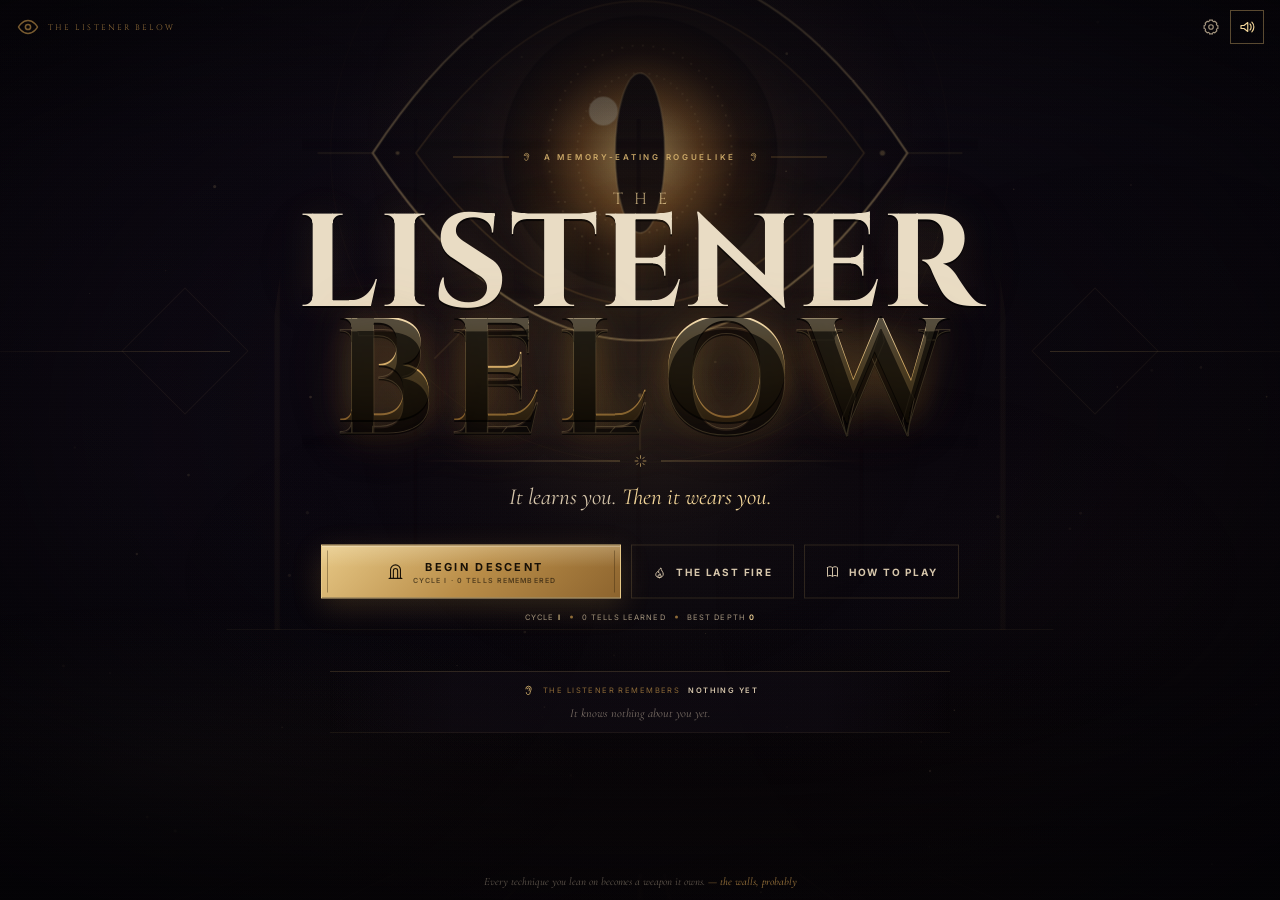
<file: index.html>
<!DOCTYPE html>
<html lang="en">
<head>
  <meta charset="utf-8">
  <meta name="viewport" content="width=device-width, initial-scale=1, viewport-fit=cover, maximum-scale=1">
  <meta name="theme-color" content="#07060a">
  <meta name="color-scheme" content="dark">
  <meta name="description" content="THE LISTENER BELOW — a gothic memory-eating roguelike. Every technique you repeat becomes a weapon it owns.">
  <meta name="apple-mobile-web-app-capable" content="yes">
  <meta name="apple-mobile-web-app-status-bar-style" content="black-translucent">
  <meta name="apple-mobile-web-app-title" content="The Listener Below">
  <meta name="mobile-web-app-capable" content="yes">
  <title>THE LISTENER BELOW</title>
  <link rel="manifest" href="./manifest.webmanifest">
  <link rel="icon" href="./assets/icon.svg" type="image/svg+xml">
  <link rel="apple-touch-icon" href="./assets/icon.svg">
  <link rel="stylesheet" href="./css/base.css">
  <link rel="stylesheet" href="./css/screens.css">
  <link rel="stylesheet" href="./css/combat.css">
</head>
<body>
  <div class="bg" aria-hidden="true">
    <div class="bg-window"></div>
    <div class="bg-eye" id="bg-eye"></div>
    <div class="bg-fog"></div>
    <div class="bg-floor"></div>
    <canvas id="ash-canvas"></canvas>
    <div class="grain"></div>
    <div class="vignette"></div>
    <div class="scanlines"></div>
  </div>
  <div class="tilt-glow" aria-hidden="true"></div>

  <main id="app" aria-live="polite"></main>
  <div id="modal-root"></div>
  <div id="toast-root" aria-live="polite" aria-atomic="false"></div>
  <div id="banner-root" aria-live="assertive"></div>

  <noscript>
    <div style="position:fixed;inset:0;display:grid;place-items:center;padding:32px;background:#07060a;color:#eee3ce;font-family:Georgia,serif;text-align:center;z-index:999">
      <p>THE LISTENER BELOW needs JavaScript. It is already listening through the wall.</p>
    </div>
  </noscript>

  <script type="module" src="./js/game.js"></script>
</body>
</html>
</file>
<file: css/base.css>
/* ==========================================================================
   THE LISTENER BELOW — base, atmosphere, title and shared components
   ========================================================================== */

@font-face {
  font-family: 'Cinzel';
  src: url('../assets/fonts/cinzel-400.woff2') format('woff2');
  font-weight: 400 900;
  font-style: normal;
  font-display: swap;
}
@font-face {
  font-family: 'Cormorant Garamond';
  src: url('../assets/fonts/cormorant-garamond-400.woff2') format('woff2');
  font-weight: 400 700;
  font-style: normal;
  font-display: swap;
}
@font-face {
  font-family: 'Cormorant Garamond';
  src: url('../assets/fonts/cormorant-garamond-400-italic.woff2') format('woff2');
  font-weight: 400 700;
  font-style: italic;
  font-display: swap;
}
@font-face {
  font-family: 'Inter';
  src: url('../assets/fonts/inter-400.woff2') format('woff2');
  font-weight: 400 700;
  font-style: normal;
  font-display: swap;
}

:root {
  --ink: #07060a;
  --ink-2: #0b0910;
  --ink-3: #110e16;
  --panel: rgba(19, 15, 24, .92);
  --panel-2: rgba(30, 23, 37, .94);
  --panel-3: rgba(44, 34, 52, .75);
  --bone: #eee3ce;
  --bone-2: #d6c6ab;
  --bone-3: #a3947e;
  --muted: #7e7269;
  --gold: #d9b570;
  --gold-2: #f0d397;
  --gold-3: #8e6b38;
  --ember: #ef8b4d;
  --blood: #c85358;
  --blood-2: #7e3039;
  --teal: #79b8b2;
  --violet: #a58bd8;
  --line: rgba(217, 181, 112, .17);
  --line-strong: rgba(217, 181, 112, .4);
  --shadow: 0 24px 60px rgba(0, 0, 0, .55);
  --serif: 'Cormorant Garamond', Georgia, serif;
  --display: 'Cinzel', 'Times New Roman', serif;
  --sans: 'Inter', system-ui, -apple-system, sans-serif;
  --safe-top: env(safe-area-inset-top, 0px);
  --safe-bottom: env(safe-area-inset-bottom, 0px);
  --safe-left: env(safe-area-inset-left, 0px);
  --safe-right: env(safe-area-inset-right, 0px);
  --tx: 0;
  --ty: 0;
}

*, *::before, *::after { box-sizing: border-box; }

html, body {
  width: 100%;
  height: 100%;
  margin: 0;
  padding: 0;
  background: var(--ink);
  color: var(--bone);
  overscroll-behavior: none;
}

html {
  -webkit-text-size-adjust: 100%;
  text-size-adjust: 100%;
}

body {
  font-family: var(--serif);
  font-size: 17px;
  overflow: hidden;
  touch-action: manipulation;
  -webkit-tap-highlight-color: transparent;
  -webkit-touch-callout: none;
}

button {
  font: inherit;
  color: inherit;
  border: 0;
  background: none;
  cursor: pointer;
  -webkit-tap-highlight-color: transparent;
  touch-action: manipulation;
}
button:disabled { cursor: default; }
button:focus-visible, [role="button"]:focus-visible {
  outline: 2px solid var(--gold-2);
  outline-offset: 2px;
}
p, h1, h2, h3, h4 { margin: 0; }
svg { display: block; }

::selection { background: var(--gold-3); color: var(--ink); }

#app {
  position: relative;
  z-index: 2;
  width: 100%;
  height: 100%;
  height: 100dvh;
  overflow: hidden;
  padding-left: var(--safe-left);
  padding-right: var(--safe-right);
}

.icon {
  width: 1.15em;
  height: 1.15em;
  flex: 0 0 auto;
}
.icon-lg { width: 1.7em; height: 1.7em; }
.icon-xl { width: 2.4em; height: 2.4em; }

/* ==========================================================================
   Atmosphere
   ========================================================================== */

.bg {
  position: fixed;
  inset: 0;
  z-index: 0;
  overflow: hidden;
  pointer-events: none;
  background:
    radial-gradient(ellipse 80% 52% at 50% 104%, rgba(78, 39, 22, .18), transparent 70%),
    radial-gradient(ellipse 120% 90% at 50% -10%, #18111d 0%, #0b0810 42%, #050408 100%);
}

.bg::before {
  content: '';
  position: absolute;
  inset: -10%;
  background:
    radial-gradient(circle at 50% 28%, rgba(185, 132, 64, .12), transparent 29%),
    radial-gradient(circle at 18% 52%, rgba(83, 54, 95, .08), transparent 35%),
    radial-gradient(circle at 82% 62%, rgba(91, 50, 49, .07), transparent 30%);
  transform: translate3d(calc(var(--tx) * -8px), calc(var(--ty) * -6px), 0);
  transition: transform .18s linear;
}

.bg-window {
  position: absolute;
  left: 50%;
  top: -16vh;
  width: min(84vw, 940px);
  height: 86vh;
  transform: translateX(-50%) translate3d(calc(var(--tx) * 5px), calc(var(--ty) * 3px), 0);
  opacity: .34;
  transition: transform .18s linear, opacity .8s ease;
}
.bg-window::before {
  content: '';
  position: absolute;
  inset: 0;
  background:
    linear-gradient(90deg, transparent 0 11%, rgba(185, 146, 84, .17) 11.2% 11.6%, transparent 11.8% 88.2%, rgba(185, 146, 84, .14) 88.4% 88.8%, transparent 89%),
    radial-gradient(ellipse 48% 60% at 50% 36%, rgba(229, 189, 116, .17), transparent 64%);
  clip-path: polygon(50% 0, 84% 20%, 94% 100%, 6% 100%, 16% 20%);
  border-bottom: 1px solid rgba(217, 181, 112, .2);
}
.bg-window::after {
  content: '';
  position: absolute;
  left: 14%;
  right: 14%;
  top: 34%;
  height: 60%;
  background:
    repeating-linear-gradient(90deg, transparent 0 16.4%, rgba(7, 5, 11, .82) 16.6% 17%, transparent 17.2% 33%),
    repeating-linear-gradient(0deg, transparent 0 29%, rgba(7, 5, 11, .65) 30% 31%, transparent 32%);
  opacity: .65;
}

.bg-eye {
  position: absolute;
  top: 17vh;
  left: 50%;
  width: min(70vh, 760px);
  height: min(70vh, 760px);
  transform: translate(-50%, -50%) translate3d(calc(var(--tx) * 12px), calc(var(--ty) * 8px), 0) scale(.94);
  opacity: .13;
  transition: opacity .8s ease, transform .25s linear;
}
.bg-eye .eye-sigil { width: 100%; height: 100%; }
[data-scene="title"] .bg-eye { opacity: .47; transform: translate(-50%, -50%) translate3d(calc(var(--tx) * 20px), calc(var(--ty) * 14px), 0) scale(1.04); }
[data-scene="combat"] .bg-eye { opacity: .08; }
[data-scene="map"] .bg-eye { opacity: .18; }
[data-scene="result"] .bg-eye { opacity: .4; }

.bg-eye .eye-rings { transform-origin: 250px 250px; animation: spin 80s linear infinite; }
.bg-eye .eye-iris { transform-origin: 250px 250px; animation: spin 44s linear infinite reverse; }

.bg-fog {
  position: absolute;
  inset: -20%;
  background:
    radial-gradient(ellipse 36% 20% at 22% 76%, rgba(181, 157, 126, .055), transparent 70%),
    radial-gradient(ellipse 50% 18% at 74% 92%, rgba(153, 111, 67, .055), transparent 70%),
    radial-gradient(ellipse 44% 25% at 54% 60%, rgba(128, 105, 140, .045), transparent 70%);
  animation: fog 26s ease-in-out infinite alternate;
}

.bg-floor {
  position: absolute;
  left: -20%;
  right: -20%;
  bottom: -10%;
  height: 44%;
  background:
    linear-gradient(90deg, transparent 49.7%, rgba(217, 181, 112, .055) 50%, transparent 50.3%),
    repeating-linear-gradient(90deg, transparent 0 7.5%, rgba(217, 181, 112, .035) 7.6% 7.8%, transparent 7.9% 15%),
    radial-gradient(ellipse 50% 80% at 50% 100%, rgba(170, 108, 54, .12), transparent 70%);
  transform: perspective(320px) rotateX(54deg);
  transform-origin: bottom;
  opacity: .65;
}

#ash-canvas {
  position: absolute;
  inset: 0;
  width: 100%;
  height: 100%;
  opacity: .72;
}

.grain {
  position: absolute;
  inset: 0;
  opacity: .05;
  background-image: url('../assets/noise.png');
  background-size: 128px 128px;
  mix-blend-mode: overlay;
}

.vignette {
  position: absolute;
  inset: 0;
  background:
    radial-gradient(ellipse 75% 70% at 50% 46%, transparent 34%, rgba(4, 3, 6, .35) 72%, rgba(4, 3, 6, .82) 100%),
    linear-gradient(180deg, rgba(4, 3, 6, .42) 0%, transparent 16%, transparent 76%, rgba(4, 3, 6, .64) 100%);
}

.scanlines {
  position: absolute;
  inset: 0;
  opacity: .028;
  background: repeating-linear-gradient(0deg, transparent 0 2px, rgba(255, 255, 255, .16) 3px, transparent 4px);
}

.tilt-glow {
  position: fixed;
  z-index: 1;
  left: 50%;
  top: 45%;
  width: 68vmin;
  height: 68vmin;
  border-radius: 50%;
  pointer-events: none;
  background: radial-gradient(circle, rgba(255, 199, 108, .1), rgba(218, 157, 70, .03) 38%, transparent 68%);
  transform: translate(calc(-50% + var(--tx) * 13vmin), calc(-50% + var(--ty) * 9vmin));
  transition: transform .2s linear, opacity .5s ease;
  opacity: .8;
}

/* ==========================================================================
   Shared chrome
   ========================================================================== */

.screen {
  position: relative;
  width: 100%;
  height: 100%;
  height: 100dvh;
  animation: screenIn .5s cubic-bezier(.2,.7,.2,1) both;
}
.screen-inner {
  width: 100%;
  max-width: 1180px;
  margin: 0 auto;
  padding-left: max(14px, var(--safe-left));
  padding-right: max(14px, var(--safe-right));
}

.hud {
  position: relative;
  z-index: 12;
  display: flex;
  align-items: center;
  gap: 10px;
  min-height: calc(54px + var(--safe-top));
  padding: calc(var(--safe-top) + 7px) max(12px, var(--safe-left)) 7px max(12px, var(--safe-right));
  border-bottom: 1px solid rgba(217, 181, 112, .13);
  background: linear-gradient(180deg, rgba(9, 7, 13, .93), rgba(9, 7, 13, .58) 75%, transparent);
  backdrop-filter: blur(7px);
  -webkit-backdrop-filter: blur(7px);
}
.hud-left, .hud-right { display: flex; align-items: center; gap: 8px; }
.hud-right { margin-left: auto; }
.hud-center { flex: 1; min-width: 0; display: flex; justify-content: center; }
.hud-brand {
  display: flex;
  align-items: center;
  gap: 7px;
  font-family: var(--display);
  font-size: 9px;
  letter-spacing: .22em;
  color: var(--gold);
  text-transform: uppercase;
  white-space: nowrap;
}
.hud-brand .icon { color: var(--gold); }
.hud-brand span { opacity: .72; }
.hud-sep { width: 1px; height: 21px; background: var(--line); }
.depth-label { display: flex; flex-direction: column; gap: 2px; min-width: 0; }
.depth-label small {
  font-family: var(--sans);
  font-size: 7.5px;
  letter-spacing: .2em;
  color: var(--gold-3);
  text-transform: uppercase;
  white-space: nowrap;
  overflow: hidden;
  text-overflow: ellipsis;
}
.depth-label strong {
  font-family: var(--display);
  font-size: 10.5px;
  letter-spacing: .11em;
  font-weight: 600;
  color: var(--bone-2);
  text-transform: uppercase;
  white-space: nowrap;
  overflow: hidden;
  text-overflow: ellipsis;
}
.hud-stat {
  display: flex;
  align-items: center;
  gap: 5px;
  height: 30px;
  padding: 0 9px;
  border: 1px solid var(--line);
  background: rgba(24, 18, 29, .55);
  font-family: var(--sans);
  font-size: 9px;
  font-weight: 600;
  letter-spacing: .06em;
  color: var(--bone-2);
}
.hud-stat .icon { color: var(--gold); width: 13px; height: 13px; }
.hud-stat b { color: var(--bone); font-weight: 700; }

.icon-btn {
  position: relative;
  display: inline-grid;
  place-items: center;
  width: 34px;
  height: 34px;
  border: 1px solid transparent;
  color: var(--bone-3);
  transition: color .2s, border-color .2s, background .2s, transform .12s;
}
.icon-btn:hover { color: var(--gold-2); border-color: var(--line); background: rgba(217, 181, 112, .05); }
.icon-btn:active { transform: scale(.94); }
.icon-btn .icon { width: 18px; height: 18px; }
.icon-btn.is-on { color: var(--gold-2); border-color: var(--line-strong); }
.icon-btn .dot {
  position: absolute;
  top: 6px;
  right: 6px;
  width: 4px;
  height: 4px;
  border-radius: 50%;
  background: var(--gold);
  box-shadow: 0 0 8px var(--gold);
}

.brand-lockup { display: flex; align-items: center; gap: 8px; }
.brand-mark { width: 24px; height: 24px; color: var(--gold); opacity: .85; }
.brand-mark .icon { width: 24px; height: 24px; }

.btn {
  position: relative;
  display: inline-flex;
  align-items: center;
  justify-content: center;
  gap: 9px;
  min-height: 44px;
  padding: 0 20px;
  border: 1px solid var(--line);
  background: rgba(22, 17, 27, .7);
  color: var(--bone-2);
  font-family: var(--sans);
  font-size: 10px;
  font-weight: 700;
  letter-spacing: .18em;
  text-transform: uppercase;
  text-align: center;
  transition: transform .15s, background .2s, border-color .2s, color .2s, box-shadow .2s;
  -webkit-user-select: none;
  user-select: none;
}
.btn .icon { width: 15px; height: 15px; }
.btn:hover { border-color: var(--line-strong); color: var(--bone); background: rgba(217, 181, 112, .065); }
.btn:active { transform: scale(.982); }
.btn-primary {
  min-height: 54px;
  padding: 0 34px;
  border: 1px solid #e7c887;
  background:
    linear-gradient(180deg, rgba(255, 247, 219, .25), transparent 42%),
    linear-gradient(135deg, #e7c886, #b98d48 52%, #8d642e);
  color: #171006;
  box-shadow: 0 8px 30px rgba(206, 157, 76, .2), inset 0 1px 0 rgba(255, 255, 255, .45);
  font-size: 11px;
  letter-spacing: .21em;
}
.btn-primary::before, .btn-primary::after {
  content: '';
  position: absolute;
  top: 5px;
  bottom: 5px;
  width: 1px;
  background: rgba(49, 31, 7, .36);
}
.btn-primary::before { left: 5px; }
.btn-primary::after { right: 5px; }
.btn-primary:hover {
  color: #0c0802;
  background:
    linear-gradient(180deg, rgba(255, 251, 233, .4), transparent 42%),
    linear-gradient(135deg, #f5dda2, #caa05a 52%, #9e7438);
  box-shadow: 0 10px 40px rgba(232, 183, 98, .34), inset 0 1px 0 rgba(255, 255, 255, .55);
}
.btn-primary .icon { width: 17px; height: 17px; }
.btn-primary small {
  display: block;
  font-size: 7px;
  letter-spacing: .16em;
  opacity: .62;
  font-weight: 600;
  margin-top: 2px;
}
.btn-ghost { background: transparent; }
.btn-danger { color: #e6a1a2; border-color: rgba(200, 83, 88, .35); }
.btn-danger:hover { background: rgba(200, 83, 88, .1); border-color: rgba(200, 83, 88, .6); color: #f0c1c1; }
.btn-wide { width: 100%; }
.btn-small { min-height: 34px; padding: 0 12px; font-size: 8px; letter-spacing: .13em; }
.btn-small .icon { width: 13px; height: 13px; }
.btn:disabled, .btn.is-disabled { opacity: .33; pointer-events: none; filter: saturate(.4); }

.kicker {
  display: inline-flex;
  align-items: center;
  gap: 8px;
  font-family: var(--sans);
  font-size: 8px;
  font-weight: 600;
  letter-spacing: .28em;
  text-transform: uppercase;
  color: var(--gold);
}
.kicker::before, .kicker::after {
  content: '';
  width: 24px;
  height: 1px;
  background: linear-gradient(90deg, transparent, var(--gold-3));
}
.kicker::after { background: linear-gradient(90deg, var(--gold-3), transparent); }
.kicker.no-lines::before, .kicker.no-lines::after { display: none; }

.muted { color: var(--bone-3); }
.gold { color: var(--gold); }
.small-caps {
  font-family: var(--sans);
  font-size: 8px;
  letter-spacing: .18em;
  text-transform: uppercase;
}

.chip {
  display: inline-flex;
  align-items: center;
  gap: 5px;
  min-height: 22px;
  padding: 2px 7px;
  border: 1px solid var(--line);
  background: rgba(10, 8, 13, .45);
  font-family: var(--sans);
  font-size: 7.5px;
  font-weight: 600;
  letter-spacing: .09em;
  text-transform: uppercase;
  color: var(--bone-2);
  white-space: nowrap;
}
.chip .icon { width: 11px; height: 11px; }
.chip.steel { color: #9fb5c9; border-color: rgba(159,181,201,.3); }
.chip.flame { color: #f28a4b; border-color: rgba(242,138,75,.3); }
.chip.shadow { color: #a58bd8; border-color: rgba(165,139,216,.3); }
.chip.blood { color: #ce5b63; border-color: rgba(206,91,99,.3); }
.chip.oath { color: #e4c17a; border-color: rgba(228,193,122,.3); }

.divider {
  display: flex;
  align-items: center;
  gap: 12px;
  color: var(--gold-3);
}
.divider::before, .divider::after {
  content: '';
  flex: 1;
  height: 1px;
  background: linear-gradient(90deg, transparent, var(--line));
}
.divider::after { background: linear-gradient(90deg, var(--line), transparent); }
.divider .icon { width: 12px; height: 12px; }

/* ==========================================================================
   Title
   ========================================================================== */

.screen-title {
  display: flex;
  flex-direction: column;
  justify-content: center;
  align-items: center;
  padding: calc(var(--safe-top) + 12px) 20px calc(var(--safe-bottom) + 14px);
  text-align: center;
  overflow: hidden;
}

.title-top {
  position: absolute;
  top: calc(var(--safe-top) + 10px);
  left: max(16px, var(--safe-left));
  right: max(16px, var(--safe-right));
  z-index: 20;
  display: flex;
  align-items: center;
  justify-content: space-between;
}
.title-top .brand-lockup span {
  font-family: var(--display);
  font-size: 8px;
  letter-spacing: .26em;
  color: var(--gold-3);
  text-transform: uppercase;
}
.title-tools { display: flex; gap: 2px; }

.title-main {
  position: relative;
  z-index: 4;
  width: min(880px, 100%);
  display: flex;
  flex-direction: column;
  align-items: center;
  transform: translateY(-1.5vh);
}

.title-eyebrow {
  display: flex;
  align-items: center;
  gap: 12px;
  font-family: var(--sans);
  font-size: 8px;
  font-weight: 600;
  letter-spacing: .34em;
  text-transform: uppercase;
  color: var(--gold);
  margin-bottom: clamp(14px, 2.8vh, 30px);
  opacity: .9;
}
.title-eyebrow::before, .title-eyebrow::after {
  content: '';
  width: clamp(24px, 6vw, 56px);
  height: 1px;
  background: var(--gold-3);
  opacity: .55;
}
.title-eyebrow .icon { width: 11px; height: 11px; }

.title-lockup { position: relative; width: 100%; }
.title-the {
  display: block;
  font-family: var(--display);
  font-size: clamp(11px, 1.45vw, 16px);
  letter-spacing: .68em;
  color: var(--gold-2);
  opacity: .72;
  margin-bottom: .28em;
  text-indent: .68em;
}
.title-word {
  display: block;
  font-family: var(--display);
  font-weight: 700;
  font-size: clamp(55px, 10.6vw, 132px);
  line-height: .78;
  letter-spacing: .015em;
  text-transform: uppercase;
  color: #e9dcc4;
  text-shadow:
    0 2px 0 rgba(0,0,0,.65),
    0 0 34px rgba(209, 158, 78, .12),
    0 0 100px rgba(209, 158, 78, .07);
}
.title-word.below {
  position: relative;
  color: transparent;
  background: linear-gradient(180deg, #f4dfb5 4%, #d4ac66 46%, #735126 92%);
  -webkit-background-clip: text;
  background-clip: text;
  font-size: clamp(61px, 11.8vw, 148px);
  letter-spacing: .1em;
  text-indent: .1em;
  filter: drop-shadow(0 0 24px rgba(202, 151, 72, .18));
}
.title-word.below::after {
  content: attr(data-text);
  position: absolute;
  inset: 0;
  z-index: -1;
  color: transparent;
  -webkit-text-stroke: 1px rgba(240, 211, 151, .18);
  transform: translate(0, .09em);
}
.title-rule {
  display: flex;
  align-items: center;
  justify-content: center;
  gap: 14px;
  width: min(460px, 82%);
  margin: clamp(14px, 2.5vh, 26px) auto clamp(10px, 1.6vh, 16px);
}
.title-rule::before, .title-rule::after {
  content: '';
  flex: 1;
  height: 1px;
  background: linear-gradient(90deg, transparent, var(--line-strong));
}
.title-rule::after { background: linear-gradient(90deg, var(--line-strong), transparent); }
.title-rule .icon { width: 13px; height: 13px; color: var(--gold); opacity: .8; }
.title-tagline {
  font-family: var(--serif);
  font-style: italic;
  font-size: clamp(16px, 2.5vw, 23px);
  line-height: 1.3;
  color: var(--bone-2);
  max-width: 550px;
  margin: 0 auto;
  text-wrap: balance;
}
.title-tagline span { color: var(--gold-2); }

.title-cta {
  display: flex;
  flex-wrap: wrap;
  align-items: center;
  justify-content: center;
  gap: 10px;
  margin-top: clamp(20px, 3.6vh, 38px);
}
.title-cta .btn-primary { min-width: min(300px, 80vw); }
.title-cta .btn-ghost { min-height: 54px; }

.title-cycle {
  display: flex;
  align-items: center;
  gap: 9px;
  margin-top: 14px;
  font-family: var(--sans);
  font-size: 7.5px;
  letter-spacing: .15em;
  text-transform: uppercase;
  color: var(--bone-3);
}
.title-cycle b { color: var(--gold-2); font-weight: 600; }
.title-cycle .sep { width: 3px; height: 3px; border-radius: 50%; background: var(--gold-3); }

.title-memory {
  position: relative;
  z-index: 4;
  width: min(620px, 94vw);
  margin-top: clamp(20px, 4vh, 42px);
  padding: 12px 15px;
  border-top: 1px solid var(--line);
  border-bottom: 1px solid rgba(217, 181, 112, .08);
  background: linear-gradient(90deg, transparent, rgba(18, 13, 22, .5) 20%, rgba(18, 13, 22, .5) 80%, transparent);
  display: flex;
  flex-direction: column;
  align-items: center;
  gap: 9px;
}
.title-memory-head {
  display: flex;
  align-items: center;
  gap: 8px;
  font-family: var(--sans);
  font-size: 7.5px;
  letter-spacing: .19em;
  text-transform: uppercase;
  color: var(--gold-3);
}
.title-memory-head .icon { width: 13px; height: 13px; color: var(--gold); }
.title-memory-head b { color: var(--bone-2); font-weight: 600; }
.title-grudges { display: flex; justify-content: center; flex-wrap: wrap; gap: 5px; }
.title-grudges .empty { font-family: var(--serif); font-style: italic; font-size: 12px; color: var(--muted); }
.title-quote {
  position: absolute;
  bottom: calc(var(--safe-bottom) + 12px);
  left: 50%;
  transform: translateX(-50%);
  z-index: 4;
  width: 100%;
  max-width: 720px;
  padding: 0 24px;
  font-family: var(--serif);
  font-style: italic;
  font-size: 11px;
  color: #62594f;
  text-align: center;
  text-wrap: balance;
}
.title-quote b { color: var(--gold-3); font-weight: 500; }

.title-ornament { position: absolute; z-index: 1; opacity: .5; pointer-events: none; }
.title-ornament.left { left: -5vw; top: 39%; width: 23vw; height: 1px; background: linear-gradient(90deg, transparent, var(--line-strong)); }
.title-ornament.right { right: -5vw; top: 39%; width: 23vw; height: 1px; background: linear-gradient(90deg, var(--line-strong), transparent); }
.title-ornament.left::after, .title-ornament.right::after {
  content: '';
  position: absolute;
  top: -45px;
  width: 90px;
  height: 90px;
  border: 1px solid rgba(217, 181, 112, .12);
  transform: rotate(45deg);
}
.title-ornament.left::after { right: 0; }
.title-ornament.right::after { left: 0; }

/* ==========================================================================
   Modals, toasts, banners
   ========================================================================== */

#modal-root { position: relative; z-index: 100; }
.modal-veil {
  position: fixed;
  inset: 0;
  display: flex;
  align-items: center;
  justify-content: center;
  padding: calc(16px + var(--safe-top)) 14px calc(16px + var(--safe-bottom));
  background: rgba(4, 3, 7, .72);
  backdrop-filter: blur(9px);
  -webkit-backdrop-filter: blur(9px);
  animation: veilIn .25s ease both;
}
.modal-sheet {
  position: relative;
  width: min(560px, 100%);
  max-height: min(86dvh, 760px);
  overflow: auto;
  padding: clamp(22px, 4vw, 34px);
  border: 1px solid var(--line-strong);
  background:
    linear-gradient(150deg, rgba(217, 181, 112, .045), transparent 34%),
    linear-gradient(180deg, #17121c, #0e0b12);
  box-shadow: var(--shadow), inset 0 0 80px rgba(0,0,0,.38);
  animation: sheetIn .35s cubic-bezier(.2,.8,.2,1) both;
  overscroll-behavior: contain;
}
.modal-sheet::before, .modal-sheet::after {
  content: '';
  position: absolute;
  width: 24px;
  height: 24px;
  border-color: var(--gold-3);
  border-style: solid;
  opacity: .75;
  pointer-events: none;
}
.modal-sheet::before { top: 7px; left: 7px; border-width: 1px 0 0 1px; }
.modal-sheet::after { bottom: 7px; right: 7px; border-width: 0 1px 1px 0; }
.modal-sheet.wide { width: min(680px, 100%); }
.modal-close {
  position: absolute;
  top: 13px;
  right: 13px;
  z-index: 2;
}
.modal-head { padding-right: 36px; margin-bottom: 18px; }
.modal-kicker {
  font-family: var(--sans);
  font-size: 7.5px;
  letter-spacing: .24em;
  color: var(--gold);
  text-transform: uppercase;
  margin-bottom: 7px;
}
.modal-title {
  font-family: var(--display);
  font-size: clamp(24px, 4vw, 34px);
  line-height: 1.08;
  font-weight: 600;
  letter-spacing: .025em;
  color: var(--bone);
  text-wrap: balance;
}
.modal-title .accent { color: var(--gold-2); }
.modal-copy {
  margin-top: 13px;
  font-size: 16px;
  line-height: 1.55;
  color: var(--bone-2);
}
.modal-copy p + p { margin-top: 10px; }
.modal-actions {
  display: flex;
  flex-wrap: wrap;
  gap: 8px;
  margin-top: 22px;
}
.modal-actions .btn { flex: 1; min-width: 130px; }
.modal-actions.col { flex-direction: column; }
.modal-actions.col .btn { width: 100%; }
.modal-note {
  margin-top: 13px;
  font-family: var(--sans);
  font-size: 8px;
  line-height: 1.6;
  letter-spacing: .04em;
  color: var(--muted);
  text-align: center;
}
.modal-danger { color: #e6a1a2; }

.settings-list { display: flex; flex-direction: column; gap: 2px; margin: 2px 0 4px; }
.setting-row {
  display: flex;
  align-items: center;
  gap: 12px;
  min-height: 53px;
  padding: 8px 2px;
  border-bottom: 1px solid rgba(217,181,112,.09);
}
.setting-row:last-child { border-bottom: 0; }
.setting-icon {
  display: grid;
  place-items: center;
  width: 31px;
  height: 31px;
  border: 1px solid var(--line);
  color: var(--gold);
  flex: 0 0 auto;
}
.setting-icon .icon { width: 15px; height: 15px; }
.setting-text { flex: 1; min-width: 0; }
.setting-text b {
  display: block;
  font-family: var(--sans);
  font-size: 10px;
  font-weight: 600;
  letter-spacing: .06em;
  color: var(--bone-2);
  text-transform: uppercase;
}
.setting-text small {
  display: block;
  margin-top: 3px;
  font-size: 11px;
  line-height: 1.35;
  color: var(--muted);
}
.toggle {
  position: relative;
  width: 44px;
  height: 25px;
  border: 1px solid var(--line);
  background: rgba(6, 5, 9, .6);
  flex: 0 0 auto;
  transition: .2s;
}
.toggle::after {
  content: '';
  position: absolute;
  top: 3px;
  left: 3px;
  width: 17px;
  height: 17px;
  background: #5d544d;
  transition: .2s;
}
.toggle.is-on { border-color: rgba(217,181,112,.55); background: rgba(217,181,112,.14); }
.toggle.is-on::after { transform: translateX(19px); background: var(--gold-2); box-shadow: 0 0 10px rgba(240,211,151,.45); }

.codex-section {
  display: grid;
  grid-template-columns: 38px 1fr;
  gap: 12px;
  padding: 14px 0;
  border-top: 1px solid rgba(217,181,112,.1);
}
.codex-icon {
  display: grid;
  place-items: center;
  width: 38px;
  height: 38px;
  border: 1px solid var(--line);
  background: rgba(10, 8, 13, .35);
  color: var(--gold);
}
.codex-icon .icon { width: 18px; height: 18px; }
.codex-section h4 {
  font-family: var(--display);
  font-size: 13px;
  letter-spacing: .1em;
  text-transform: uppercase;
  color: var(--bone);
  margin-bottom: 5px;
}
.codex-section p {
  font-size: 14px;
  line-height: 1.5;
  color: var(--bone-3);
}
.codex-section p b { color: var(--bone-2); font-weight: 500; }
.codex-section p em { color: var(--gold-2); font-style: normal; }
.codex-tells { display: flex; flex-wrap: wrap; gap: 4px; margin-top: 8px; }

#toast-root {
  position: fixed;
  z-index: 140;
  left: 50%;
  bottom: calc(var(--safe-bottom) + 22px);
  width: min(420px, calc(100vw - 32px));
  transform: translateX(-50%);
  display: flex;
  flex-direction: column;
  align-items: center;
  gap: 6px;
  pointer-events: none;
}
.toast {
  padding: 9px 14px;
  border: 1px solid var(--line-strong);
  background: rgba(12, 9, 16, .95);
  box-shadow: 0 10px 30px rgba(0,0,0,.5);
  font-family: var(--sans);
  font-size: 9px;
  line-height: 1.45;
  letter-spacing: .07em;
  text-transform: uppercase;
  text-align: center;
  color: var(--bone-2);
  animation: toastIn .3s cubic-bezier(.2,.8,.2,1) both, toastOut .35s ease 2.9s both;
}
.toast .icon { display: inline-block; vertical-align: -2px; width: 12px; height: 12px; margin-right: 5px; }
.toast.gold { border-color: rgba(217,181,112,.55); color: var(--gold-2); }
.toast.bad { border-color: rgba(200,83,88,.55); color: #e6a1a2; }
.toast.teal { border-color: rgba(121,184,178,.45); color: #a8d8d3; }
.toast.flame { border-color: rgba(239,139,77,.5); color: #f3ad7d; }

#banner-root {
  position: fixed;
  z-index: 90;
  inset: 0;
  display: flex;
  align-items: center;
  justify-content: center;
  padding: 24px;
  pointer-events: none;
}
.banner {
  width: min(540px, 100%);
  padding: 22px 26px;
  border-top: 1px solid var(--line-strong);
  border-bottom: 1px solid var(--line-strong);
  background: linear-gradient(90deg, transparent, rgba(10, 8, 13, .9) 12%, rgba(10, 8, 13, .9) 88%, transparent);
  text-align: center;
  animation: bannerIn .4s cubic-bezier(.2,.8,.2,1) both, bannerOut .4s ease 2.2s both;
}
.banner-kicker {
  font-family: var(--sans);
  font-size: 7px;
  letter-spacing: .34em;
  text-transform: uppercase;
  color: var(--gold);
  margin-bottom: 8px;
}
.banner-title {
  font-family: var(--display);
  font-size: clamp(20px, 5vw, 31px);
  line-height: 1.15;
  letter-spacing: .08em;
  color: var(--bone);
}
.banner-sub {
  margin-top: 8px;
  font-size: 15px;
  font-style: italic;
  color: var(--bone-3);
}
.banner.learn { border-color: rgba(200,83,88,.5); }
.banner.learn .banner-kicker { color: #e6a1a2; }

/* ==========================================================================
   Animations
   ========================================================================== */

@keyframes spin { to { transform: rotate(360deg); } }
@keyframes fog { from { transform: translate3d(-2%, 1%, 0) scale(1); } to { transform: translate3d(2%, -2%, 0) scale(1.08); } }
@keyframes screenIn { from { opacity: 0; } to { opacity: 1; } }
@keyframes veilIn { from { opacity: 0; } to { opacity: 1; } }
@keyframes sheetIn { from { opacity: 0; transform: translateY(16px) scale(.985); } to { opacity: 1; transform: none; } }
@keyframes toastIn { from { opacity: 0; transform: translateY(10px); } to { opacity: 1; transform: none; } }
@keyframes toastOut { to { opacity: 0; transform: translateY(-4px); } }
@keyframes bannerIn { from { opacity: 0; transform: scaleY(.7); } to { opacity: 1; transform: none; } }
@keyframes bannerOut { to { opacity: 0; } }
@keyframes floatUp { to { opacity: 0; transform: translate(-50%, -38px) scale(1.08); } }
@keyframes pulseGold { 0%,100% { box-shadow: 0 0 0 0 rgba(240,211,151,0); } 50% { box-shadow: 0 0 0 3px rgba(240,211,151,.09), 0 0 28px rgba(240,211,151,.14); } }
@keyframes shake { 0%,100% { transform: translateX(0); } 18% { transform: translateX(-4px); } 36% { transform: translateX(4px); } 54% { transform: translateX(-2px); } 72% { transform: translateX(2px); } }
@keyframes breathe { 0%,100% { transform: translateY(0); } 50% { transform: translateY(-4px); } }

@media (prefers-reduced-motion: reduce) {
  *, *::before, *::after {
    animation-duration: .001ms !important;
    animation-iteration-count: 1 !important;
    transition-duration: .001ms !important;
  }
}

/* ==========================================================================
   Narrow-screen chrome corrections
   ========================================================================== */

@media (max-width: 760px) {
  .hud { gap: 6px; }
  .hud-left, .hud-right { gap: 5px; }

  /* The map / camp / event headings already carry the zone name. */
  .screen:not(.screen-combat) .hud-center { display: none; }

  /* Combat needs the ear meter more than it needs a repeated depth label. */
  .screen-combat .hud-brand,
  .screen-combat .hud-sep,
  .screen-combat .depth-label { display: none; }
  .screen-combat .hud-left { gap: 0; }
  .screen-combat .hud-center { flex: 1; justify-content: center; }
  .screen-combat .hud-right { margin-left: 0; }
  .screen-combat .ear-body { min-width: 78px; }
}

.lantern-hint .cancel:disabled {
  opacity: .38;
  text-decoration: none;
  cursor: default;
}
</file>
<file: css/screens.css>
/* ==========================================================================
   THE LISTENER BELOW — map, camp, event and result screens
   ========================================================================== */

/* ==========================================================================
   Descent map
   ========================================================================== */

.screen-map { display: flex; flex-direction: column; }
.map-scroll {
  flex: 1;
  overflow-y: auto;
  overflow-x: hidden;
  padding: 10px max(12px, var(--safe-left)) calc(18px + var(--safe-bottom)) max(12px, var(--safe-right));
  scrollbar-width: thin;
  scrollbar-color: var(--gold-3) transparent;
}
.map-wrap {
  width: min(1040px, 100%);
  min-height: 100%;
  margin: 0 auto;
  display: flex;
  flex-direction: column;
  justify-content: center;
  padding: 4px 0;
}

.descent-rail {
  display: flex;
  align-items: flex-start;
  justify-content: center;
  width: min(620px, 100%);
  margin: 2px auto clamp(12px, 3vh, 26px);
  position: relative;
}
.rail-node {
  position: relative;
  z-index: 1;
  display: flex;
  flex-direction: column;
  align-items: center;
  gap: 5px;
  flex: 1;
  min-width: 0;
  color: var(--muted);
}
.rail-node::before {
  content: '';
  position: absolute;
  top: 11px;
  left: -50%;
  width: 100%;
  height: 1px;
  background: rgba(217,181,112,.1);
  z-index: -1;
}
.rail-node:first-child::before { display: none; }
.rail-node.done::before, .rail-node.current::before { background: linear-gradient(90deg, var(--gold-3), rgba(217,181,112,.18)); }
.rail-dot {
  display: grid;
  place-items: center;
  width: 23px;
  height: 23px;
  border: 1px solid rgba(217,181,112,.18);
  background: #0b0810;
  color: var(--muted);
  transform: rotate(45deg);
}
.rail-dot .icon { width: 10px; height: 10px; transform: rotate(-45deg); }
.rail-label {
  font-family: var(--sans);
  font-size: 6.5px;
  letter-spacing: .13em;
  text-transform: uppercase;
  white-space: nowrap;
}
.rail-node.done .rail-dot { color: var(--gold-2); border-color: rgba(217,181,112,.45); background: rgba(217,181,112,.09); }
.rail-node.done .rail-label { color: var(--gold-3); }
.rail-node.current .rail-dot {
  color: #1b1207;
  background: var(--gold);
  border-color: var(--gold-2);
  box-shadow: 0 0 18px rgba(217,181,112,.45);
}
.rail-node.current .rail-label { color: var(--gold-2); }
.rail-node.boss .rail-dot { border-radius: 50%; transform: none; }
.rail-node.boss .rail-dot .icon { transform: none; }
.rail-node.future { opacity: .5; }

.map-heading { text-align: center; margin-bottom: clamp(13px, 2.5vh, 25px); }
.map-heading .kicker { margin-bottom: 8px; }
.map-title {
  font-family: var(--display);
  font-weight: 600;
  font-size: clamp(27px, 5.2vw, 44px);
  line-height: 1.05;
  letter-spacing: .07em;
  text-transform: uppercase;
  color: var(--bone);
  text-shadow: 0 0 40px rgba(217,181,112,.1);
}
.map-title span { color: var(--gold-2); }
.map-sub {
  max-width: 570px;
  margin: 8px auto 0;
  font-size: clamp(14px, 2.6vw, 18px);
  line-height: 1.4;
  font-style: italic;
  color: var(--bone-3);
  text-wrap: balance;
}
.map-plan {
  display: flex;
  align-items: center;
  justify-content: center;
  flex-wrap: wrap;
  gap: 9px;
  margin-top: 11px;
  color: var(--muted);
  font-family: var(--sans);
  font-size: 7.5px;
  letter-spacing: .08em;
  text-transform: uppercase;
}
.map-plan .chip { min-height: 20px; }

.path-grid {
  display: grid;
  grid-template-columns: repeat(3, minmax(0, 1fr));
  gap: 12px;
  width: 100%;
}
.path-card {
  position: relative;
  display: flex;
  flex-direction: column;
  min-width: 0;
  min-height: 286px;
  padding: 0;
  text-align: left;
  border: 1px solid rgba(217,181,112,.17);
  background:
    linear-gradient(155deg, color-mix(in srgb, var(--tone, #d9b570) 8%, transparent), transparent 36%),
    linear-gradient(180deg, rgba(28,22,34,.92), rgba(12,9,16,.96));
  box-shadow: 0 12px 40px rgba(0,0,0,.22);
  overflow: hidden;
  transition: transform .22s cubic-bezier(.2,.7,.2,1), border-color .22s, box-shadow .22s;
}
.path-card::before {
  content: '';
  position: absolute;
  inset: 0;
  background: radial-gradient(ellipse 90% 60% at 50% 0%, color-mix(in srgb, var(--tone, #d9b570) 12%, transparent), transparent 70%);
  opacity: 0;
  transition: opacity .25s;
  pointer-events: none;
}
.path-card::after {
  content: '';
  position: absolute;
  left: 14px;
  right: 14px;
  top: 0;
  height: 1px;
  background: linear-gradient(90deg, transparent, var(--tone, #d9b570), transparent);
  opacity: .7;
}
.path-card:hover { transform: translateY(-5px); border-color: color-mix(in srgb, var(--tone, #d9b570) 55%, transparent); box-shadow: 0 20px 60px rgba(0,0,0,.42), 0 0 40px color-mix(in srgb, var(--tone, #d9b570) 12%, transparent); }
.path-card:hover::before { opacity: 1; }
.path-card:active { transform: translateY(-2px) scale(.995); }

.path-art {
  position: relative;
  display: flex;
  align-items: center;
  justify-content: center;
  height: 132px;
  overflow: hidden;
  border-bottom: 1px solid rgba(217,181,112,.1);
  background:
    radial-gradient(ellipse at 50% 55%, color-mix(in srgb, var(--tone, #d9b570) 16%, transparent), transparent 65%),
    linear-gradient(180deg, rgba(5,4,7,.18), rgba(5,4,7,.55));
}
.path-art::before {
  content: '';
  position: absolute;
  width: 150px;
  height: 150px;
  border: 1px solid color-mix(in srgb, var(--tone, #d9b570) 22%, transparent);
  transform: rotate(45deg);
  opacity: .55;
}
.path-art::after {
  content: '';
  position: absolute;
  width: 104px;
  height: 104px;
  border: 1px solid color-mix(in srgb, var(--tone, #d9b570) 13%, transparent);
  border-radius: 50%;
  box-shadow: 0 0 70px color-mix(in srgb, var(--tone, #d9b570) 13%, transparent);
}
.path-sigil {
  position: relative;
  z-index: 1;
  display: grid;
  place-items: center;
  width: 60px;
  height: 60px;
  color: var(--tone, var(--gold));
  filter: drop-shadow(0 0 15px color-mix(in srgb, var(--tone, #d9b570) 40%, transparent));
}
.path-sigil .icon { width: 40px; height: 40px; stroke-width: 1; }
.path-art .path-rune {
  position: absolute;
  font-family: var(--display);
  font-size: 105px;
  line-height: 1;
  color: var(--tone, var(--gold));
  opacity: .035;
  transform: translateY(6px);
}
.path-body {
  display: flex;
  flex-direction: column;
  flex: 1;
  padding: 14px 16px 13px;
}
.path-type {
  display: flex;
  align-items: center;
  gap: 5px;
  font-family: var(--sans);
  font-size: 7px;
  font-weight: 600;
  letter-spacing: .23em;
  text-transform: uppercase;
  color: var(--tone, var(--gold));
}
.path-type .icon { width: 11px; height: 11px; }
.path-title {
  margin-top: 7px;
  font-family: var(--display);
  font-size: clamp(16px, 2vw, 19px);
  line-height: 1.2;
  letter-spacing: .035em;
  font-weight: 600;
  color: var(--bone);
  text-wrap: balance;
}
.path-desc {
  margin-top: 7px;
  font-size: 13.5px;
  line-height: 1.4;
  color: var(--bone-3);
  flex: 1;
}
.path-risk {
  display: flex;
  align-items: center;
  gap: 5px;
  margin-top: 11px;
  padding-top: 9px;
  border-top: 1px solid rgba(217,181,112,.09);
  font-family: var(--sans);
  font-size: 6.5px;
  letter-spacing: .12em;
  text-transform: uppercase;
  color: var(--muted);
}
.path-risk .icon { width: 10px; height: 10px; color: var(--tone, var(--gold)); }
.path-risk b { margin-left: auto; color: var(--tone, var(--gold)); font-weight: 600; }
.path-arrow {
  position: absolute;
  right: 12px;
  top: 12px;
  display: grid;
  place-items: center;
  width: 24px;
  height: 24px;
  border: 1px solid color-mix(in srgb, var(--tone, #d9b570) 24%, transparent);
  color: var(--tone);
  opacity: .65;
  transition: transform .2s, opacity .2s;
}
.path-arrow .icon { width: 12px; height: 12px; }
.path-card:hover .path-arrow { transform: translateX(2px); opacity: 1; }

.map-foot {
  display: flex;
  align-items: center;
  justify-content: center;
  gap: 12px;
  flex-wrap: wrap;
  margin-top: clamp(12px, 2.6vh, 24px);
  text-align: center;
}
.map-foot .map-whisper {
  font-size: 13px;
  font-style: italic;
  color: var(--muted);
}
.map-foot .map-whisper b { color: var(--gold-3); font-weight: 500; }

/* ==========================================================================
   Camp
   ========================================================================== */

.screen-camp { display: flex; flex-direction: column; }
.camp-scroll {
  flex: 1;
  overflow-y: auto;
  padding: 16px max(14px, var(--safe-left)) calc(24px + var(--safe-bottom)) max(14px, var(--safe-right));
  scrollbar-width: thin;
  scrollbar-color: var(--gold-3) transparent;
}
.camp-wrap {
  width: min(1040px, 100%);
  margin: 0 auto;
}
.camp-head {
  display: flex;
  align-items: flex-end;
  justify-content: space-between;
  gap: 20px;
  padding-bottom: 16px;
  border-bottom: 1px solid var(--line);
  margin-bottom: 18px;
}
.camp-title-wrap { min-width: 0; }
.camp-title {
  margin-top: 5px;
  font-family: var(--display);
  font-size: clamp(30px, 5.5vw, 50px);
  line-height: 1;
  letter-spacing: .075em;
  font-weight: 600;
  text-transform: uppercase;
  color: var(--bone);
}
.camp-title span { color: var(--gold-2); }
.camp-sub {
  margin-top: 8px;
  max-width: 620px;
  font-size: 16px;
  line-height: 1.45;
  font-style: italic;
  color: var(--bone-3);
}
.camp-balance {
  flex: 0 0 auto;
  display: flex;
  align-items: center;
  gap: 10px;
  padding: 9px 12px;
  border: 1px solid var(--line);
  background: rgba(17, 13, 21, .6);
}
.camp-balance .icon { color: var(--gold); width: 19px; height: 19px; }
.camp-balance div { display: flex; flex-direction: column; gap: 1px; }
.camp-balance small { font-family: var(--sans); font-size: 6.5px; letter-spacing: .16em; color: var(--gold-3); text-transform: uppercase; }
.camp-balance b { font-family: var(--display); font-size: 21px; color: var(--gold-2); font-weight: 600; }

.camp-layout { display: grid; grid-template-columns: minmax(0, 1.62fr) minmax(260px, .8fr); gap: 18px; align-items: start; }
.roster-list { display: flex; flex-direction: column; gap: 7px; }
.roster-card {
  position: relative;
  display: grid;
  grid-template-columns: 66px minmax(0, 1fr) auto;
  gap: 11px;
  align-items: center;
  padding: 8px;
  border: 1px solid rgba(217,181,112,.12);
  background: linear-gradient(90deg, rgba(31,24,37,.78), rgba(14,11,18,.82));
  transition: border-color .2s, background .2s;
}
.roster-card:hover { border-color: rgba(217,181,112,.26); background: linear-gradient(90deg, rgba(36,28,43,.85), rgba(14,11,18,.88)); }
.roster-portrait {
  position: relative;
  width: 66px;
  height: 78px;
  border: 1px solid rgba(217,181,112,.16);
  overflow: hidden;
  background: #0b0810;
}
.roster-portrait .portrait-svg { width: 100%; height: 100%; }
.roster-info { min-width: 0; }
.roster-name { display: flex; align-items: baseline; gap: 7px; flex-wrap: wrap; }
.roster-name b {
  font-family: var(--display);
  font-size: 17px;
  letter-spacing: .08em;
  font-weight: 600;
  text-transform: uppercase;
  color: var(--bone);
}
.roster-name span {
  font-family: var(--sans);
  font-size: 6.5px;
  letter-spacing: .14em;
  text-transform: uppercase;
  color: var(--hero-tone, var(--gold));
}
.roster-stats {
  display: flex;
  gap: 10px;
  margin-top: 6px;
  font-family: var(--sans);
  font-size: 7.5px;
  letter-spacing: .08em;
  text-transform: uppercase;
  color: var(--bone-3);
}
.roster-stats b { color: var(--bone-2); font-weight: 600; }
.roster-stats .icon { width: 10px; height: 10px; display: inline-block; vertical-align: -1px; margin-right: 3px; color: var(--hero-tone, var(--gold)); }
.roster-upgrades { display: flex; flex-direction: column; gap: 4px; }
.upgrade-btn {
  display: grid;
  grid-template-columns: 13px minmax(48px, 1fr) auto;
  align-items: center;
  gap: 5px;
  min-height: 29px;
  padding: 0 7px;
  border: 1px solid rgba(217,181,112,.16);
  background: rgba(7,6,10,.3);
  color: var(--bone-3);
  transition: .15s;
}
.upgrade-btn .icon { width: 11px; height: 11px; color: var(--gold); }
.upgrade-btn span { font-family: var(--sans); font-size: 6.5px; font-weight: 600; letter-spacing: .08em; text-transform: uppercase; text-align: left; }
.upgrade-btn b { font-family: var(--sans); font-size: 8px; font-weight: 600; color: var(--gold-2); }
.upgrade-btn:hover { border-color: rgba(217,181,112,.45); background: rgba(217,181,112,.07); color: var(--bone-2); }
.upgrade-btn:disabled { opacity: .35; }
.roster-levels { display: flex; gap: 4px; margin-top: 6px; }
.level-pip { width: 14px; height: 3px; background: rgba(217,181,112,.13); }
.level-pip.on { background: var(--gold); box-shadow: 0 0 6px rgba(217,181,112,.4); }

.memory-card {
  position: relative;
  padding: 16px;
  border: 1px solid rgba(217,181,112,.18);
  background:
    radial-gradient(ellipse at 50% 0%, rgba(165,139,216,.09), transparent 60%),
    linear-gradient(180deg, rgba(24,18,31,.86), rgba(11,8,15,.92));
}
.memory-card::before {
  content: '';
  position: absolute;
  top: 0; left: 22%; right: 22%;
  height: 1px;
  background: linear-gradient(90deg, transparent, var(--violet), transparent);
  opacity: .45;
}
.memory-card-head { display: flex; align-items: center; gap: 9px; margin-bottom: 11px; }
.memory-eye {
  display: grid;
  place-items: center;
  width: 34px;
  height: 34px;
  border: 1px solid rgba(165,139,216,.3);
  color: var(--violet);
  background: rgba(165,139,216,.05);
}
.memory-eye .icon { width: 18px; height: 18px; }
.memory-card-head div { display: flex; flex-direction: column; gap: 2px; }
.memory-card-head small { font-family: var(--sans); font-size: 6.5px; letter-spacing: .18em; text-transform: uppercase; color: var(--violet); }
.memory-card-head b { font-family: var(--display); font-size: 15px; letter-spacing: .08em; text-transform: uppercase; font-weight: 600; }
.memory-copy { font-size: 13px; line-height: 1.45; color: var(--bone-3); }
.memory-copy b { color: var(--bone-2); font-weight: 500; }
.grudges { display: flex; flex-direction: column; gap: 5px; margin-top: 12px; }
.grudges-title {
  font-family: var(--sans);
  font-size: 6.5px;
  letter-spacing: .16em;
  text-transform: uppercase;
  color: var(--gold-3);
  margin-bottom: 1px;
}
.grude-row {
  display: grid;
  grid-template-columns: 19px 1fr auto;
  align-items: center;
  gap: 6px;
  min-height: 27px;
  padding: 4px 6px;
  border: 1px solid rgba(255,255,255,.04);
  background: rgba(255,255,255,.018);
}
.grude-row .icon { width: 13px; height: 13px; }
.grude-row span { font-family: var(--sans); font-size: 7px; letter-spacing: .08em; text-transform: uppercase; color: var(--bone-3); }
.grude-row b { font-family: var(--sans); font-size: 7px; color: var(--bone-2); font-weight: 600; }
.grude-row .pips { display: flex; gap: 3px; }
.grude-pip { width: 7px; height: 3px; background: rgba(255,255,255,.08); }
.grude-pip.on { background: currentColor; box-shadow: 0 0 5px currentColor; }
.memory-empty { font-size: 12px; line-height: 1.4; font-style: italic; color: var(--muted); padding: 10px 0 2px; }
.cycle-preview {
  margin-top: 14px;
  padding-top: 12px;
  border-top: 1px solid rgba(217,181,112,.1);
}
.cycle-preview h4 {
  font-family: var(--sans);
  font-size: 6.5px;
  letter-spacing: .17em;
  text-transform: uppercase;
  color: var(--gold-3);
  margin-bottom: 6px;
}
.cycle-preview p { font-size: 12.5px; line-height: 1.45; color: var(--bone-3); }
.cycle-preview p b { color: var(--gold-2); font-weight: 500; }
.cycle-preview .danger-tag { color: #e6a1a2; }
.camp-actions {
  display: flex;
  flex-direction: column;
  gap: 7px;
  margin-top: 16px;
}
.camp-actions .btn-primary { width: 100%; }
.camp-foot {
  display: flex;
  align-items: center;
  justify-content: space-between;
  gap: 12px;
  flex-wrap: wrap;
  margin-top: 18px;
  padding-top: 14px;
  border-top: 1px solid rgba(217,181,112,.1);
}
.camp-foot p { font-size: 12px; font-style: italic; color: var(--muted); }

/* ==========================================================================
   Event / room choice
   ========================================================================== */

.screen-event { display: flex; flex-direction: column; }
.event-scroll {
  flex: 1;
  overflow-y: auto;
  display: flex;
  align-items: center;
  justify-content: center;
  padding: 18px max(14px, var(--safe-left)) calc(24px + var(--safe-bottom)) max(14px, var(--safe-right));
}
.event-panel {
  width: min(680px, 100%);
  padding: clamp(22px, 5vw, 42px);
  border: 1px solid var(--line-strong);
  background:
    radial-gradient(ellipse 90% 40% at 50% 0%, color-mix(in srgb, var(--tone, #d9b570) 13%, transparent), transparent 66%),
    linear-gradient(180deg, rgba(26,20,32,.96), rgba(10,8,14,.97));
  box-shadow: var(--shadow);
  text-align: center;
  position: relative;
}
.event-panel::before, .event-panel::after {
  content: '';
  position: absolute;
  width: 30px; height: 30px;
  border: solid var(--gold-3);
  opacity: .7;
}
.event-panel::before { top: 8px; left: 8px; border-width: 1px 0 0 1px; }
.event-panel::after { bottom: 8px; right: 8px; border-width: 0 1px 1px 0; }
.event-sigil {
  width: 80px;
  height: 80px;
  margin: 0 auto 16px;
  display: grid;
  place-items: center;
  color: var(--tone, var(--gold));
  border: 1px solid color-mix(in srgb, var(--tone, #d9b570) 30%, transparent);
  transform: rotate(45deg);
  background: rgba(8,6,11,.35);
  box-shadow: 0 0 50px color-mix(in srgb, var(--tone, #d9b570) 9%, transparent);
}
.event-sigil .icon { width: 38px; height: 38px; transform: rotate(-45deg); stroke-width: 1; }
.event-kicker {
  font-family: var(--sans);
  font-size: 7px;
  letter-spacing: .25em;
  text-transform: uppercase;
  color: var(--tone, var(--gold));
  margin-bottom: 8px;
}
.event-title {
  font-family: var(--display);
  font-size: clamp(26px, 5.4vw, 40px);
  line-height: 1.08;
  letter-spacing: .03em;
  font-weight: 600;
  color: var(--bone);
  text-wrap: balance;
}
.event-text {
  max-width: 520px;
  margin: 12px auto 0;
  font-size: clamp(15px, 2.8vw, 19px);
  line-height: 1.5;
  font-style: italic;
  color: var(--bone-2);
  text-wrap: balance;
}
.event-options {
  display: flex;
  flex-direction: column;
  gap: 7px;
  margin-top: clamp(18px, 4vh, 30px);
  text-align: left;
}
.choice-card {
  position: relative;
  display: grid;
  grid-template-columns: 38px 1fr auto;
  align-items: center;
  gap: 11px;
  min-height: 58px;
  padding: 9px 12px;
  border: 1px solid rgba(217,181,112,.18);
  background: rgba(9,7,12,.34);
  text-align: left;
  transition: .18s;
}
.choice-card:hover { border-color: color-mix(in srgb, var(--tone, #d9b570) 50%, transparent); background: rgba(217,181,112,.055); transform: translateX(2px); }
.choice-icon {
  display: grid;
  place-items: center;
  width: 36px;
  height: 36px;
  border: 1px solid rgba(217,181,112,.18);
  color: var(--tone, var(--gold));
}
.choice-icon .icon { width: 18px; height: 18px; }
.choice-body { min-width: 0; }
.choice-body b {
  display: block;
  font-family: var(--display);
  font-size: 14px;
  letter-spacing: .06em;
  text-transform: uppercase;
  font-weight: 600;
  color: var(--bone);
}
.choice-body small { display: block; margin-top: 3px; font-size: 12px; color: var(--bone-3); }
.choice-card > .icon { width: 14px; height: 14px; color: var(--gold-3); }
.event-relics {
  display: grid;
  grid-template-columns: repeat(3, 1fr);
  gap: 7px;
  margin-top: 22px;
}
.relic-choice {
  position: relative;
  padding: 12px 8px;
  border: 1px solid rgba(217,181,112,.16);
  background: rgba(8,6,11,.35);
  text-align: center;
  transition: .18s;
}
.relic-choice:hover { border-color: var(--line-strong); background: rgba(217,181,112,.055); transform: translateY(-3px); }
.relic-choice .icon { width: 26px; height: 26px; margin: 0 auto 7px; color: var(--relic-tone, var(--gold)); }
.relic-choice b { display: block; font-family: var(--display); font-size: 11px; letter-spacing: .06em; text-transform: uppercase; color: var(--bone); }
.relic-choice small { display: block; margin-top: 5px; font-size: 11px; line-height: 1.35; color: var(--bone-3); }
.event-result {
  display: flex;
  flex-direction: column;
  align-items: center;
}
.event-result .result-copy {
  max-width: 460px;
  margin: 0 auto 18px;
  font-size: 17px;
  line-height: 1.5;
  font-style: italic;
  color: var(--bone-2);
}
.event-result .result-line {
  display: flex;
  align-items: center;
  justify-content: center;
  gap: 7px;
  flex-wrap: wrap;
  margin-bottom: 20px;
}
.camp-sheet { width: min(620px, 100%); }
.camp-sheet .event-options { gap: 8px; }

/* ==========================================================================
   Run result
   ========================================================================== */

.screen-result { display: flex; flex-direction: column; }
.result-scroll {
  flex: 1;
  overflow-y: auto;
  display: flex;
  align-items: center;
  justify-content: center;
  padding: calc(20px + var(--safe-top)) max(16px, var(--safe-left)) calc(24px + var(--safe-bottom)) max(16px, var(--safe-right));
}
.result-wrap {
  width: min(760px, 100%);
  text-align: center;
  padding: clamp(18px, 3.5vh, 34px) 0;
}
.result-kicker {
  display: inline-flex;
  align-items: center;
  gap: 8px;
  font-family: var(--sans);
  font-size: 7.5px;
  letter-spacing: .32em;
  text-transform: uppercase;
  color: var(--result-tone, var(--gold));
  margin-bottom: 11px;
}
.result-kicker::before, .result-kicker::after { content: ''; width: 28px; height: 1px; background: var(--result-tone, var(--gold)); opacity: .5; }
.result-title {
  font-family: var(--display);
  font-size: clamp(34px, 7.5vw, 72px);
  line-height: .98;
  letter-spacing: .035em;
  text-transform: uppercase;
  font-weight: 600;
  color: var(--bone);
  text-wrap: balance;
  text-shadow: 0 0 45px color-mix(in srgb, var(--result-tone, #d9b570) 18%, transparent);
}
.result-sub {
  margin: 12px auto 0;
  max-width: 570px;
  font-size: clamp(15px, 2.7vw, 19px);
  line-height: 1.5;
  font-style: italic;
  color: var(--bone-2);
  text-wrap: balance;
}
.result-stats {
  display: grid;
  grid-template-columns: repeat(4, 1fr);
  gap: 1px;
  margin: clamp(20px, 4vh, 34px) 0;
  border: 1px solid var(--line);
  background: var(--line);
}
.result-stat {
  padding: 13px 8px;
  background: rgba(11,8,15,.9);
}
.result-stat small {
  display: block;
  font-family: var(--sans);
  font-size: 6.5px;
  letter-spacing: .16em;
  text-transform: uppercase;
  color: var(--gold-3);
}
.result-stat b {
  display: block;
  margin-top: 4px;
  font-family: var(--display);
  font-size: clamp(17px, 3vw, 25px);
  font-weight: 600;
  color: var(--bone);
}
.result-stat b .icon { display: inline-block; width: 14px; height: 14px; vertical-align: -2px; margin-right: 3px; color: var(--gold); }
.result-grudge {
  display: flex;
  align-items: center;
  justify-content: center;
  gap: 12px;
  flex-wrap: wrap;
  margin-bottom: 22px;
  padding: 12px 16px;
  border-top: 1px solid rgba(217,181,112,.13);
  border-bottom: 1px solid rgba(217,181,112,.13);
  background: linear-gradient(90deg, transparent, rgba(20,15,25,.7), transparent);
}
.result-grudge .icon { width: 24px; height: 24px; color: var(--grudge-tone, var(--gold)); }
.result-grudge div { text-align: left; }
.result-grudge small { display: block; font-family: var(--sans); font-size: 6.5px; letter-spacing: .16em; text-transform: uppercase; color: var(--muted); }
.result-grudge b { display: block; margin-top: 2px; font-family: var(--display); font-size: 14px; letter-spacing: .07em; text-transform: uppercase; color: var(--bone); font-weight: 600; }
.result-grudge p { font-size: 12px; font-style: italic; color: var(--bone-3); }
.result-actions { display: flex; justify-content: center; flex-wrap: wrap; gap: 9px; }
.result-actions .btn-primary { min-width: 250px; }

/* ==========================================================================
   Responsive
   ========================================================================== */

@media (max-width: 760px) {
  .path-grid { grid-template-columns: 1fr; gap: 7px; }
  .path-card { min-height: 0; display: grid; grid-template-columns: 80px minmax(0, 1fr) 30px; align-items: stretch; }
  .path-card::after { left: 0; top: 12px; bottom: 12px; right: auto; width: 2px; height: auto; background: linear-gradient(180deg, transparent, var(--tone, #d9b570), transparent); }
  .path-art { height: auto; min-height: 92px; border-bottom: 0; border-right: 1px solid rgba(217,181,112,.1); }
  .path-art::before { width: 66px; height: 66px; }
  .path-art::after { width: 46px; height: 46px; }
  .path-sigil { width: 38px; height: 38px; }
  .path-sigil .icon { width: 27px; height: 27px; }
  .path-art .path-rune { font-size: 62px; }
  .path-body { padding: 10px 10px 9px 12px; }
  .path-type { font-size: 6px; }
  .path-title { margin-top: 3px; font-size: 16px; }
  .path-desc { margin-top: 3px; font-size: 12px; line-height: 1.35; display: -webkit-box; -webkit-line-clamp: 2; -webkit-box-orient: vertical; overflow: hidden; }
  .path-risk { margin-top: 6px; padding-top: 6px; font-size: 6px; }
  .path-risk .icon { display: none; }
  .path-arrow { position: static; width: auto; height: auto; border: 0; align-self: center; margin-right: 7px; }
  .path-card:hover { transform: none; }
  .map-wrap { justify-content: flex-start; }
  .descent-rail { margin-bottom: 10px; }
  .map-heading { margin-bottom: 10px; }
  .map-sub { margin-top: 5px; }
  .map-foot { margin-top: 10px; }
  .camp-head { flex-direction: column; align-items: flex-start; gap: 12px; }
  .camp-balance { align-self: stretch; justify-content: center; }
  .camp-layout { grid-template-columns: 1fr; }
  .memory-card { order: 2; }
  .roster-card { grid-template-columns: 54px minmax(0, 1fr); }
  .roster-portrait { width: 54px; height: 66px; }
  .roster-upgrades { grid-column: 1 / -1; flex-direction: row; }
  .upgrade-btn { flex: 1; grid-template-columns: 12px 1fr auto; }
  .roster-name b { font-size: 15px; }
  .camp-foot { justify-content: center; }
  .event-relics { grid-template-columns: 1fr; gap: 6px; }
  .relic-choice { display: grid; grid-template-columns: 30px 1fr; gap: 8px; text-align: left; align-items: center; padding: 9px 10px; }
  .relic-choice .icon { margin: 0; width: 22px; height: 22px; }
  .relic-choice small { margin-top: 2px; }
  .choice-card { grid-template-columns: 34px 1fr auto; min-height: 54px; }
  .result-stats { grid-template-columns: repeat(2, 1fr); }
  .result-stat:nth-child(3), .result-stat:nth-child(4) { border-top: 1px solid var(--line); }
  .title-ornament { display: none; }
}

@media (max-height: 700px) and (max-width: 760px) {
  .screen-title { justify-content: flex-start; padding-top: calc(var(--safe-top) + 46px); }
  .title-main { transform: none; }
  .title-memory { margin-top: 10px; padding: 8px 12px; }
  .title-quote { display: none; }
  .map-heading .kicker { display: none; }
  .map-title { font-size: 25px; }
  .map-sub { font-size: 13px; }
  .descent-rail { margin-bottom: 7px; }
  .path-art { min-height: 76px; }
  .path-title { font-size: 14.5px; }
  .path-desc { display: none; }
  .path-risk { border-top: 0; }
}

@media (min-width: 900px) {
  .path-card { min-height: 315px; }
  .path-art { height: 150px; }
  .camp-layout { gap: 22px; }
  .roster-card { padding: 9px; }
  .roster-portrait { width: 72px; height: 84px; }
  .roster-card { grid-template-columns: 72px minmax(0, 1fr) auto; }
}
</file>
<file: css/combat.css>
/* ==========================================================================
   THE LISTENER BELOW — combat
   ========================================================================== */

.screen-combat { display: flex; flex-direction: column; overflow: hidden; }
.combat-main {
  flex: 1;
  min-height: 0;
  display: flex;
  flex-direction: column;
}
.combat-hud { flex: 0 0 auto; }
.combat-hud .hud-center { justify-content: center; }

.ear-meter {
  display: flex;
  align-items: center;
  gap: 7px;
  min-width: 0;
}
.ear-icon {
  display: grid;
  place-items: center;
  width: 25px;
  height: 25px;
  color: var(--violet);
  border: 1px solid rgba(165,139,216,.22);
  flex: 0 0 auto;
}
.ear-icon .icon { width: 13px; height: 13px; }
.ear-body { min-width: 92px; }
.ear-label {
  display: flex;
  justify-content: space-between;
  gap: 8px;
  font-family: var(--sans);
  font-size: 6px;
  letter-spacing: .13em;
  text-transform: uppercase;
  color: var(--violet);
  margin-bottom: 3px;
  white-space: nowrap;
}
.ear-label b { color: var(--bone-3); font-weight: 500; }
.ear-track {
  display: flex;
  gap: 2px;
  height: 4px;
}
.ear-seg { flex: 1; background: rgba(165,139,216,.13); }
.ear-seg.on { background: var(--violet); box-shadow: 0 0 5px rgba(165,139,216,.45); }
.ear-seg.hot { background: #d48a99; box-shadow: 0 0 5px rgba(212,138,153,.45); }
.ear-meter.learned .ear-icon { color: #e6a1a2; border-color: rgba(200,83,88,.35); }

.combat-stage {
  flex: 1;
  min-height: 0;
  width: 100%;
  max-width: 1080px;
  margin: 0 auto;
  padding: 4px 10px 2px;
  display: flex;
  flex-direction: column;
  justify-content: space-between;
}
.battlefield {
  flex: 1;
  min-height: 0;
  display: flex;
  flex-direction: column;
  justify-content: space-between;
  gap: clamp(3px, .7vh, 8px);
}
.unit-line {
  display: flex;
  align-items: stretch;
  justify-content: center;
  gap: clamp(4px, .9vw, 11px);
  min-height: 0;
}
.enemy-line { flex: 0 1 auto; }
.hero-line { flex: 0 1 auto; }

.unit {
  position: relative;
  display: flex;
  flex-direction: column;
  width: 30%;
  max-width: 176px;
  min-width: 0;
  padding: 0;
  border: 1px solid rgba(217,181,112,.16);
  background: linear-gradient(180deg, rgba(30,23,37,.92), rgba(10,8,14,.97));
  text-align: left;
  overflow: hidden;
  transition: transform .16s ease, border-color .16s ease, box-shadow .2s ease, opacity .2s ease, filter .2s ease;
  -webkit-user-select: none;
  user-select: none;
}
.hero-line .unit { width: 24%; max-width: 192px; }
.unit::after {
  content: '';
  position: absolute;
  inset: 0;
  pointer-events: none;
  box-shadow: inset 0 0 30px rgba(0,0,0,.28);
}
.unit-art {
  position: relative;
  width: 100%;
  aspect-ratio: 1.2 / 1;
  overflow: hidden;
  background:
    radial-gradient(ellipse 70% 60% at 50% 46%, rgba(217,181,112,.06), transparent 72%),
    #0a0810;
  border-bottom: 1px solid rgba(217,181,112,.08);
}
.unit-art .portrait-svg {
  width: 100%;
  height: 100%;
  object-fit: cover;
  transform: scale(1.02);
  transition: transform .4s ease, filter .3s ease;
}
.unit:hover .portrait-svg { transform: scale(1.045); }
.unit-art::after {
  content: '';
  position: absolute;
  inset: 0;
  background: linear-gradient(180deg, transparent 58%, rgba(8,6,12,.74) 100%);
  pointer-events: none;
}
.unit-rank {
  position: absolute;
  z-index: 2;
  top: 5px;
  left: 5px;
  display: grid;
  place-items: center;
  width: 18px;
  height: 18px;
  border: 1px solid rgba(217,181,112,.22);
  background: rgba(5,4,8,.7);
  font-family: var(--display);
  font-size: 8px;
  color: var(--gold-3);
  line-height: 1;
}
.unit-level {
  position: absolute;
  z-index: 2;
  top: 6px;
  right: 6px;
  padding: 2px 4px;
  border: 1px solid rgba(217,181,112,.16);
  background: rgba(5,4,8,.7);
  font-family: var(--sans);
  font-size: 5.5px;
  font-weight: 600;
  letter-spacing: .1em;
  text-transform: uppercase;
  color: var(--gold-3);
}
.unit-body {
  position: relative;
  z-index: 2;
  padding: 5px 6px 6px;
  display: flex;
  flex-direction: column;
  gap: 4px;
}
.unit-heading {
  display: flex;
  align-items: baseline;
  justify-content: space-between;
  gap: 4px;
  min-width: 0;
}
.unit-name {
  font-family: var(--display);
  font-size: clamp(7.5px, 1.15vw, 10px);
  font-weight: 600;
  letter-spacing: .065em;
  text-transform: uppercase;
  color: var(--bone);
  white-space: nowrap;
  overflow: hidden;
  text-overflow: ellipsis;
}
.unit-title {
  font-family: var(--sans);
  font-size: 5px;
  letter-spacing: .09em;
  text-transform: uppercase;
  color: var(--muted);
  white-space: nowrap;
  overflow: hidden;
  text-overflow: ellipsis;
}
.unit-bars { display: flex; flex-direction: column; gap: 3px; }
.mini-bar {
  position: relative;
  height: 5px;
  background: rgba(255,255,255,.07);
  overflow: hidden;
}
.mini-bar i {
  display: block;
  height: 100%;
  width: 0;
  transition: width .35s cubic-bezier(.2,.8,.2,1);
}
.mini-bar.hp i { background: linear-gradient(90deg, #87353b, #c85358 58%, #e28378); }
.mini-bar.stress { height: 3px; }
.mini-bar.stress i { background: linear-gradient(90deg, #5d4e95, #a58bd8 62%, #d6b2e8); }
.mini-bar.enemy-hp i { background: linear-gradient(90deg, #76313a, #b54a53 58%, #d77b69); }
.bar-meta {
  display: flex;
  justify-content: space-between;
  gap: 4px;
  font-family: var(--sans);
  font-size: 5.5px;
  letter-spacing: .04em;
  color: var(--muted);
  line-height: 1.3;
}
.bar-meta b { color: var(--bone-2); font-weight: 600; }
.bar-meta .stress-label { color: #9581c5; }
.bar-meta .block-label { color: #a9c8d5; }

.status-row {
  display: flex;
  flex-wrap: wrap;
  gap: 2px;
  min-height: 0;
}
.status-chip {
  display: inline-flex;
  align-items: center;
  gap: 2px;
  padding: 1px 3px;
  border: 1px solid rgba(217,181,112,.15);
  font-family: var(--sans);
  font-size: 5px;
  letter-spacing: .05em;
  line-height: 1.25;
  text-transform: uppercase;
  color: var(--bone-3);
  white-space: nowrap;
}
.status-chip .icon { width: 7px; height: 7px; }
.status-chip.bad { color: #e1918f; border-color: rgba(200,83,88,.3); }
.status-chip.good { color: #a8d8d3; border-color: rgba(121,184,178,.3); }
.status-chip.mark { color: #c5a8ec; border-color: rgba(165,139,216,.3); }
.status-chip.block { color: #b3d2dc; border-color: rgba(159,181,201,.3); }

.enemy-intent {
  display: flex;
  align-items: center;
  gap: 3px;
  min-height: 18px;
  padding: 2px 4px;
  border: 1px solid rgba(200,83,88,.16);
  background: linear-gradient(90deg, rgba(126,48,57,.16), transparent);
  font-family: var(--sans);
  font-size: 5.5px;
  letter-spacing: .04em;
  text-transform: uppercase;
  color: #d99691;
  overflow: hidden;
}
.enemy-intent .icon { width: 8px; height: 8px; flex: 0 0 auto; }
.enemy-intent span { min-width: 0; white-space: nowrap; overflow: hidden; text-overflow: ellipsis; }
.enemy-intent b { margin-left: auto; color: #f0c0b2; font-weight: 600; white-space: nowrap; }
.enemy-intent.stress { color: #b39bdc; border-color: rgba(165,139,216,.2); background: linear-gradient(90deg, rgba(165,139,216,.14), transparent); }
.enemy-intent.stress b { color: #d4c4eb; }
.enemy-intent.heal { color: #a8d8d3; border-color: rgba(121,184,178,.2); }
.enemy-intent.unknown { color: var(--muted); border-color: rgba(255,255,255,.06); }
.enemy-intent.is-targeted { border-color: rgba(240,211,151,.45); box-shadow: 0 0 12px rgba(240,211,151,.07); }

.unit.is-dead {
  opacity: .35;
  filter: grayscale(1) brightness(.62);
  pointer-events: none;
}
.unit.is-dead .unit-art .portrait-svg { transform: scale(.9) translateY(8px); }
.unit.is-dead::before {
  content: 'SILENCED';
  position: absolute;
  z-index: 4;
  inset: 0;
  display: grid;
  place-items: center;
  font-family: var(--display);
  font-size: 8px;
  letter-spacing: .22em;
  color: #d9b570;
  background: rgba(6,4,9,.36);
  transform: rotate(-8deg);
  pointer-events: none;
}
.unit.is-downed { opacity: .38; filter: grayscale(.8); pointer-events: none; }
.unit.is-downed::before {
  content: 'BROKEN';
  position: absolute;
  z-index: 4;
  inset: 0;
  display: grid;
  place-items: center;
  font-family: var(--display);
  font-size: 8px;
  letter-spacing: .2em;
  color: #e6a1a2;
  background: rgba(8,4,7,.45);
  transform: rotate(-7deg);
  pointer-events: none;
}

.unit.is-targetable { cursor: pointer; }
.unit.is-targetable .unit-art::before {
  content: '';
  position: absolute;
  inset: 3px;
  z-index: 3;
  border: 1px solid rgba(240,211,151,.42);
  box-shadow: inset 0 0 18px rgba(240,211,151,.11), 0 0 18px rgba(240,211,151,.12);
  animation: targetPulse 1.7s ease-in-out infinite;
  pointer-events: none;
}
.unit.is-targetable:hover { border-color: rgba(240,211,151,.55); transform: translateY(-2px); }
.unit.is-targetable:hover .portrait-svg { transform: scale(1.06); }
.unit.is-targetable .target-label {
  position: absolute;
  z-index: 4;
  bottom: 5px;
  left: 50%;
  transform: translateX(-50%);
  padding: 1px 4px;
  background: rgba(8,5,11,.85);
  font-family: var(--sans);
  font-size: 5px;
  letter-spacing: .12em;
  text-transform: uppercase;
  color: var(--gold-2);
  white-space: nowrap;
}

.unit.is-selected {
  border-color: rgba(240,211,151,.7);
  box-shadow: 0 0 0 1px rgba(240,211,151,.15), 0 0 26px rgba(217,181,112,.16);
}
.unit.is-selected .unit-art::after {
  background: linear-gradient(180deg, transparent 45%, rgba(217,181,112,.08) 100%, rgba(8,6,12,.5));
}
.unit.is-spent { opacity: .52; filter: saturate(.62); }
.unit.is-spent .unit-art .portrait-svg { filter: grayscale(.35); }
.unit.is-spent::after {
  content: 'COMMITTED';
  position: absolute;
  z-index: 5;
  top: 6px;
  right: -21px;
  width: 78px;
  transform: rotate(38deg);
  padding: 1px 0;
  background: rgba(9,7,13,.9);
  border-top: 1px solid rgba(217,181,112,.2);
  border-bottom: 1px solid rgba(217,181,112,.2);
  font-family: var(--sans);
  font-size: 4.5px;
  letter-spacing: .12em;
  text-align: center;
  color: var(--gold-3);
  pointer-events: none;
}
.unit.is-broken { border-color: rgba(200,83,88,.4); }
.unit.is-broken .unit-name { color: #e6a1a2; }

.unit.flash-hit { animation: shake .32s ease both; }
.unit.flash-hit::after { background: rgba(255,74,74,.16); }
.unit.flash-heal { animation: healGlow .55s ease both; }
.unit.flash-stress { animation: stressWash .5s ease both; }
.unit.flash-mark { animation: markWash .5s ease both; }

.float-text {
  position: absolute;
  z-index: 20;
  left: 50%;
  top: 24%;
  transform: translateX(-50%);
  font-family: var(--display);
  font-size: clamp(15px, 3vw, 23px);
  font-weight: 700;
  line-height: 1;
  text-shadow: 0 2px 10px rgba(0,0,0,.8);
  pointer-events: none;
  animation: floatUp .9s ease-out both;
  white-space: nowrap;
}
.float-text.damage { color: #ff9c87; }
.float-text.crit { color: #ffd28a; font-size: clamp(19px, 4vw, 30px); }
.float-text.heal { color: #a9e2c4; }
.float-text.stress { color: #cbb5f1; }
.float-text.block { color: #b7d8e4; }
.float-text.miss { color: var(--bone-3); font-size: 12px; }
.float-text.mark { color: #c9a7ef; font-size: 12px; }
.float-text.small { font-size: 12px; }

.hit-slash {
  position: absolute;
  z-index: 15;
  left: 8%;
  right: 8%;
  top: 22%;
  height: 2px;
  background: linear-gradient(90deg, transparent, #fff3d8, #fff);
  transform: rotate(-28deg) scaleX(0);
  transform-origin: left;
  box-shadow: 0 0 12px #ffb36c;
  pointer-events: none;
  animation: slash .3s ease-out both;
}

/* Round axis */
.round-axis {
  position: relative;
  display: flex;
  align-items: center;
  gap: 8px;
  height: 25px;
  padding: 0 2px;
}
.round-axis::before, .round-axis::after {
  content: '';
  flex: 1;
  height: 1px;
  background: linear-gradient(90deg, transparent, rgba(217,181,112,.2));
}
.round-axis::after { background: linear-gradient(90deg, rgba(217,181,112,.2), transparent); }
.round-medallion {
  display: flex;
  align-items: center;
  gap: 5px;
  white-space: nowrap;
}
.round-medallion small {
  font-family: var(--sans);
  font-size: 5.5px;
  letter-spacing: .2em;
  text-transform: uppercase;
  color: var(--gold-3);
}
.round-medallion b {
  font-family: var(--display);
  font-size: 15px;
  line-height: 1;
  color: var(--gold-2);
  font-weight: 600;
}
.phase-label {
  font-family: var(--sans);
  font-size: 5.5px;
  letter-spacing: .16em;
  text-transform: uppercase;
  color: var(--bone-3);
  white-space: nowrap;
}
.phase-label.enemy { color: #e6a1a2; }

.combat-feed {
  flex: 0 0 auto;
  min-height: 25px;
  display: flex;
  align-items: center;
  justify-content: center;
  gap: 6px;
  padding: 3px 8px;
  border-top: 1px solid rgba(217,181,112,.08);
  font-size: 11px;
  line-height: 1.25;
  font-style: italic;
  color: var(--bone-3);
  text-align: center;
}
.combat-feed .icon { width: 11px; height: 11px; flex: 0 0 auto; color: var(--gold-3); }
.combat-feed b { color: var(--gold-2); font-weight: 500; font-style: normal; }
.combat-feed .feed-damage { color: #e6a1a2; font-style: normal; }

/* ==========================================================================
   Command dock
   ========================================================================== */

.command-dock {
  position: relative;
  z-index: 10;
  flex: 0 0 auto;
  width: 100%;
  padding: 6px max(10px, var(--safe-left)) calc(7px + var(--safe-bottom)) max(10px, var(--safe-right));
  border-top: 1px solid rgba(217,181,112,.18);
  background:
    linear-gradient(180deg, rgba(15,11,19,.97), rgba(8,6,12,.99)),
    radial-gradient(ellipse 60% 80% at 50% 0%, rgba(217,181,112,.05), transparent);
  box-shadow: 0 -14px 40px rgba(0,0,0,.36);
  backdrop-filter: blur(8px);
  -webkit-backdrop-filter: blur(8px);
}
.dock-inner {
  width: min(1080px, 100%);
  margin: 0 auto;
  display: flex;
  flex-direction: column;
  gap: 5px;
}
.focus-line {
  display: flex;
  align-items: center;
  gap: 8px;
  min-height: 36px;
}
.focus-portrait {
  position: relative;
  width: 34px;
  height: 40px;
  flex: 0 0 auto;
  border: 1px solid rgba(217,181,112,.24);
  overflow: hidden;
  background: #0a0810;
}
.focus-portrait .portrait-svg { width: 100%; height: 100%; }
.focus-copy { min-width: 0; flex: 1; }
.focus-name {
  display: flex;
  align-items: baseline;
  gap: 6px;
  min-width: 0;
}
.focus-name b {
  font-family: var(--display);
  font-size: 13px;
  letter-spacing: .08em;
  text-transform: uppercase;
  color: var(--bone);
  font-weight: 600;
  white-space: nowrap;
}
.focus-name span {
  font-family: var(--sans);
  font-size: 5.5px;
  letter-spacing: .13em;
  text-transform: uppercase;
  color: var(--hero-tone, var(--gold));
  white-space: nowrap;
  overflow: hidden;
  text-overflow: ellipsis;
}
.focus-hint {
  margin-top: 2px;
  font-family: var(--sans);
  font-size: 6.5px;
  letter-spacing: .07em;
  text-transform: uppercase;
  color: var(--muted);
  white-space: nowrap;
  overflow: hidden;
  text-overflow: ellipsis;
}
.focus-hint.targeting { color: var(--gold-2); }
.focus-hint.enemy { color: #e6a1a2; }
.focus-hint .icon { display: inline-block; vertical-align: -1px; width: 9px; height: 9px; margin-right: 3px; }
.focus-hearts {
  display: flex;
  gap: 6px;
  flex: 0 0 auto;
  margin-left: 4px;
}
.focus-heart {
  display: flex;
  align-items: center;
  gap: 3px;
  font-family: var(--sans);
  font-size: 6px;
  letter-spacing: .04em;
  color: var(--bone-3);
}
.focus-heart .icon { width: 9px; height: 9px; color: var(--blood); }
.focus-heart.stress .icon { color: var(--violet); }
.focus-heart b { color: var(--bone-2); font-weight: 600; }

.dock-tools { display: flex; align-items: center; gap: 5px; flex: 0 0 auto; }
.lantern-btn {
  position: relative;
  display: flex;
  align-items: center;
  gap: 5px;
  height: 34px;
  padding: 0 9px;
  border: 1px solid rgba(217,181,112,.2);
  background: rgba(217,181,112,.04);
  font-family: var(--sans);
  font-size: 6.5px;
  font-weight: 600;
  letter-spacing: .1em;
  text-transform: uppercase;
  color: var(--gold-2);
  transition: .15s;
}
.lantern-btn .icon { width: 14px; height: 14px; color: var(--gold); }
.lantern-btn small {
  display: inline-grid;
  place-items: center;
  min-width: 15px;
  height: 15px;
  padding: 0 3px;
  background: rgba(217,181,112,.13);
  font-size: 7px;
  color: var(--gold-2);
}
.lantern-btn:hover { border-color: rgba(217,181,112,.5); background: rgba(217,181,112,.08); }
.lantern-btn.is-active { border-color: var(--gold-2); box-shadow: 0 0 20px rgba(240,211,151,.18); background: rgba(217,181,112,.12); }
.lantern-btn:disabled { opacity: .34; }
.end-turn-btn {
  position: relative;
  display: flex;
  align-items: center;
  justify-content: center;
  gap: 7px;
  height: 40px;
  min-width: 104px;
  padding: 0 13px;
  border: 1px solid rgba(240,211,151,.5);
  background: linear-gradient(135deg, rgba(217,181,112,.2), rgba(126,88,38,.22));
  color: var(--gold-2);
  font-family: var(--sans);
  font-size: 7.5px;
  font-weight: 700;
  letter-spacing: .14em;
  text-transform: uppercase;
  box-shadow: inset 0 1px 0 rgba(255,255,255,.15), 0 0 24px rgba(217,181,112,.08);
  transition: .15s;
}
.end-turn-btn .icon { width: 14px; height: 14px; }
.end-turn-btn small {
  font-size: 6px;
  letter-spacing: .06em;
  opacity: .62;
  font-weight: 500;
}
.end-turn-btn:hover { background: linear-gradient(135deg, rgba(217,181,112,.29), rgba(126,88,38,.3)); box-shadow: 0 0 32px rgba(240,211,151,.17); }
.end-turn-btn:disabled { opacity: .4; }
.end-turn-btn.is-ready { animation: pulseGold 2.4s ease-in-out infinite; }

.skill-row {
  display: grid;
  grid-template-columns: repeat(3, minmax(0, 1fr));
  gap: 5px;
}
.skill-card {
  position: relative;
  display: flex;
  flex-direction: column;
  min-width: 0;
  min-height: 64px;
  padding: 6px 7px 5px;
  border: 1px solid rgba(217,181,112,.15);
  background:
    linear-gradient(160deg, rgba(217,181,112,.035), transparent 42%),
    rgba(13,10,17,.75);
  text-align: left;
  overflow: hidden;
  transition: border-color .15s, background .15s, transform .12s;
}
.skill-card:hover { border-color: rgba(217,181,112,.42); background: rgba(217,181,112,.055); }
.skill-card:active { transform: scale(.985); }
.skill-card.is-selected {
  border-color: var(--gold-2);
  background: linear-gradient(160deg, rgba(217,181,112,.15), rgba(13,10,17,.8));
  box-shadow: inset 0 0 24px rgba(217,181,112,.08), 0 0 20px rgba(217,181,112,.08);
}
.skill-card.is-disabled { opacity: .36; pointer-events: none; filter: saturate(.4); }
.skill-top { display: flex; align-items: center; gap: 4px; }
.skill-name {
  flex: 1;
  min-width: 0;
  font-family: var(--display);
  font-size: clamp(9px, 1.5vw, 12px);
  line-height: 1.1;
  letter-spacing: .045em;
  text-transform: uppercase;
  font-weight: 600;
  color: var(--bone);
  white-space: nowrap;
  overflow: hidden;
  text-overflow: ellipsis;
}
.skill-icon {
  display: grid;
  place-items: center;
  width: 20px;
  height: 20px;
  flex: 0 0 auto;
  color: var(--tell-color, var(--gold));
  border: 1px solid color-mix(in srgb, var(--tell-color, #d9b570) 28%, transparent);
  background: color-mix(in srgb, var(--tell-color, #d9b570) 6%, transparent);
}
.skill-icon .icon { width: 12px; height: 12px; }
.skill-meta {
  display: flex;
  align-items: center;
  gap: 4px;
  margin-top: 3px;
  font-family: var(--sans);
  font-size: 5.5px;
  letter-spacing: .07em;
  text-transform: uppercase;
  color: var(--bone-3);
  white-space: nowrap;
  overflow: hidden;
  text-overflow: ellipsis;
}
.skill-meta b { color: var(--tell-color, var(--gold)); font-weight: 600; }
.skill-meta .dot { width: 2px; height: 2px; border-radius: 50%; background: var(--muted); }
.skill-desc {
  margin-top: 3px;
  font-family: var(--serif);
  font-size: 10px;
  line-height: 1.2;
  color: var(--muted);
  display: -webkit-box;
  -webkit-line-clamp: 2;
  -webkit-box-orient: vertical;
  overflow: hidden;
}
.skill-cd {
  position: absolute;
  inset: 0;
  display: flex;
  flex-direction: column;
  align-items: center;
  justify-content: center;
  gap: 1px;
  background: rgba(6,5,9,.8);
  font-family: var(--sans);
  color: var(--gold-2);
  font-size: 6px;
  letter-spacing: .12em;
  text-transform: uppercase;
}
.skill-cd b { font-family: var(--display); font-size: 18px; line-height: 1; font-weight: 600; }
.skill-tell {
  position: absolute;
  right: 6px;
  bottom: 4px;
  font-family: var(--sans);
  font-size: 4.5px;
  letter-spacing: .12em;
  text-transform: uppercase;
  color: var(--tell-color, var(--gold));
  opacity: .6;
}

/* ==========================================================================
   Lantern targeting
   ========================================================================== */

.lantern-wash {
  position: fixed;
  z-index: 7;
  inset: 0;
  pointer-events: none;
  background:
    radial-gradient(circle at calc(50% + var(--tx) * 27vw) calc(45% + var(--ty) * 20vh), rgba(255, 211, 132, .2), rgba(238, 167, 72, .06) 16%, transparent 39%),
    radial-gradient(circle at 50% 45%, transparent 30%, rgba(5,3,8,.42) 100%);
  opacity: 0;
  transition: opacity .3s;
}
.screen-combat.lantern-mode .lantern-wash { opacity: 1; }
.screen-combat.lantern-mode .enemy-card { opacity: .55; }
.screen-combat.lantern-mode .enemy-card.is-targetable { opacity: 1; }
.screen-combat.lantern-mode .unit.is-targetable .unit-art::before { border-color: rgba(255,219,150,.8); box-shadow: 0 0 20px rgba(255,210,126,.26), inset 0 0 20px rgba(255,210,126,.12); }
.lantern-hint {
  position: fixed;
  z-index: 12;
  left: 50%;
  bottom: calc(var(--safe-bottom) + 126px);
  transform: translateX(-50%);
  width: min(390px, calc(100vw - 30px));
  padding: 8px 12px;
  border: 1px solid rgba(240,211,151,.35);
  background: rgba(9,7,12,.94);
  box-shadow: 0 8px 30px rgba(0,0,0,.45);
  text-align: center;
  font-family: var(--sans);
  font-size: 7px;
  line-height: 1.5;
  letter-spacing: .09em;
  text-transform: uppercase;
  color: var(--gold-2);
}
.lantern-hint b { color: var(--bone); font-weight: 600; }
.lantern-hint .cancel {
  display: inline-block;
  margin-left: 5px;
  color: var(--bone-3);
  text-decoration: underline;
  text-underline-offset: 2px;
  cursor: pointer;
  pointer-events: auto;
}
.lantern-hint .icon { display: inline-block; vertical-align: -1px; width: 10px; height: 10px; margin-right: 3px; }

#tilt-reticle {
  position: fixed;
  z-index: 11;
  left: 50%;
  top: 40%;
  width: 70px;
  height: 70px;
  margin: -35px 0 0 -35px;
  border: 1px solid rgba(255, 221, 156, .65);
  border-radius: 50%;
  pointer-events: none;
  opacity: 0;
  transition: opacity .2s;
  background: radial-gradient(circle, rgba(255,215,138,.12), transparent 68%);
  box-shadow: 0 0 30px rgba(255,205,117,.2), inset 0 0 20px rgba(255,205,117,.08);
}
#tilt-reticle::before, #tilt-reticle::after {
  content: '';
  position: absolute;
  background: rgba(255,221,156,.55);
}
#tilt-reticle::before { left: 50%; top: -7px; bottom: -7px; width: 1px; }
#tilt-reticle::after { top: 50%; left: -7px; right: -7px; height: 1px; }
.screen-combat.lantern-mode.motion-on #tilt-reticle { opacity: 1; }

/* ==========================================================================
   Responsive
   ========================================================================== */

@media (max-width: 760px) {
  .combat-stage { padding: 3px 5px 0; }
  .unit { width: calc((100% - 10px) / 3); }
  .hero-line .unit { width: calc((100% - 15px) / 4); }
  .unit-body { padding: 4px 4px 5px; gap: 3px; }
  .unit-name { font-size: 7px; }
  .unit-title { display: none; }
  .unit-level { top: 4px; right: 4px; font-size: 4.5px; padding: 1px 3px; }
  .unit-rank { top: 4px; left: 4px; width: 15px; height: 15px; font-size: 7px; }
  .unit-art { aspect-ratio: 1.14 / 1; }
  .enemy-intent { min-height: 16px; padding: 2px 3px; font-size: 5px; }
  .enemy-intent b { display: none; }
  .bar-meta { font-size: 5px; }
  .status-chip { font-size: 4.5px; padding: 1px 2px; }
  .status-chip .icon { width: 6px; height: 6px; }
  .round-axis { height: 20px; }
  .round-medallion b { font-size: 12px; }
  .round-medallion small, .phase-label { font-size: 4.5px; }
  .combat-feed { font-size: 9.5px; min-height: 22px; padding: 2px 4px; }
  .command-dock { padding: 5px 7px calc(6px + var(--safe-bottom)); }
  .dock-inner { gap: 4px; }
  .focus-line { min-height: 31px; gap: 6px; }
  .focus-portrait { width: 28px; height: 33px; }
  .focus-name b { font-size: 11px; }
  .focus-name span { display: none; }
  .focus-hint { font-size: 5.5px; }
  .focus-hearts { display: none; }
  .lantern-btn { height: 31px; padding: 0 7px; font-size: 5.5px; }
  .lantern-btn .icon { width: 12px; height: 12px; }
  .end-turn-btn { height: 34px; min-width: 88px; padding: 0 9px; font-size: 6.5px; }
  .end-turn-btn small { display: none; }
  .skill-card { min-height: 56px; padding: 5px 6px 4px; }
  .skill-name { font-size: 8px; }
  .skill-meta { font-size: 4.8px; }
  .skill-desc { display: none; }
  .skill-icon { width: 17px; height: 17px; }
  .skill-icon .icon { width: 10px; height: 10px; }
  .skill-tell { font-size: 4px; bottom: 3px; }
  .skill-cd b { font-size: 15px; }
  .float-text { font-size: 17px; }
  .float-text.crit { font-size: 23px; }
  .lantern-hint { bottom: calc(var(--safe-bottom) + 112px); font-size: 6px; }
}

@media (max-height: 720px) and (max-width: 760px) {
  .unit-art { aspect-ratio: 1.55 / 1; }
  .unit-body { gap: 2px; padding-top: 3px; }
  .enemy-intent { display: none; }
  .status-row { display: none; }
  .combat-feed { display: none; }
  .skill-card { min-height: 49px; }
  .skill-meta { margin-top: 2px; }
  .focus-line { min-height: 27px; }
  .round-axis { height: 17px; }
  .command-dock { padding-top: 4px; }
}

@media (min-width: 900px) {
  .combat-stage { padding: 10px 16px 4px; }
  .unit { max-width: 190px; }
  .hero-line .unit { max-width: 210px; }
  .unit-body { padding: 7px 8px 7px; gap: 5px; }
  .unit-name { font-size: 11px; }
  .unit-title { font-size: 6px; }
  .enemy-intent { font-size: 6.5px; min-height: 21px; padding: 3px 6px; }
  .bar-meta { font-size: 6.5px; }
  .status-chip { font-size: 5.5px; }
  .round-axis { height: 32px; }
  .round-medallion b { font-size: 19px; }
  .round-medallion small, .phase-label { font-size: 6.5px; }
  .combat-feed { font-size: 13px; min-height: 30px; }
  .command-dock { padding: 9px 16px calc(10px + var(--safe-bottom)); }
  .dock-inner { gap: 7px; }
  .focus-line { min-height: 44px; gap: 11px; }
  .focus-portrait { width: 40px; height: 47px; }
  .focus-name b { font-size: 15px; }
  .focus-name span { font-size: 6.5px; }
  .focus-hint { font-size: 7.5px; }
  .focus-hearts { display: flex; }
  .lantern-btn { height: 38px; font-size: 7.5px; padding: 0 11px; }
  .end-turn-btn { height: 44px; min-width: 125px; font-size: 8.5px; }
  .skill-card { min-height: 76px; padding: 8px 10px 7px; }
  .skill-name { font-size: 13px; }
  .skill-meta { font-size: 6.5px; }
  .skill-desc { font-size: 11.5px; }
  .skill-icon { width: 24px; height: 24px; }
  .skill-icon .icon { width: 14px; height: 14px; }
  .skill-tell { font-size: 5.5px; }
}

@media (orientation: landscape) and (max-height: 560px) {
  .combat-main { display: grid; grid-template-columns: minmax(0, 1fr) 310px; }
  .combat-stage { padding: 2px 5px; }
  .unit-art { aspect-ratio: 2.1 / 1; }
  .unit-title, .status-row, .combat-feed, .enemy-intent { display: none; }
  .unit-body { padding: 3px 4px; }
  .command-dock {
    border-top: 0;
    border-left: 1px solid rgba(217,181,112,.18);
    padding: 5px 6px calc(5px + var(--safe-bottom));
    display: flex;
    align-items: center;
    overflow: auto;
  }
  .dock-inner { gap: 4px; }
  .focus-line { min-height: 26px; }
  .focus-portrait { width: 24px; height: 29px; }
  .focus-hearts { display: none; }
  .skill-card { min-height: 62px; }
  .skill-desc { display: none; }
  .round-axis { height: 16px; }
  .screen-combat .hud { min-height: 42px; }
}

@keyframes targetPulse { 0%,100% { opacity: .55; } 50% { opacity: 1; } }
@keyframes slash { 0% { transform: rotate(-28deg) scaleX(0); opacity: 0; } 18% { opacity: 1; } 100% { transform: rotate(-28deg) scaleX(1); opacity: 0; } }
@keyframes healGlow { 0% { box-shadow: inset 0 0 0 rgba(116,214,164,0); } 40% { box-shadow: inset 0 0 34px rgba(116,214,164,.34), 0 0 24px rgba(116,214,164,.18); } 100% { box-shadow: inset 0 0 0 rgba(116,214,164,0); } }
@keyframes stressWash { 0% { box-shadow: inset 0 0 0 rgba(165,139,216,0); } 40% { box-shadow: inset 0 0 34px rgba(165,139,216,.3); } 100% { box-shadow: inset 0 0 0 rgba(165,139,216,0); } }
@keyframes markWash { 0% { box-shadow: inset 0 0 0 rgba(201,167,239,0); } 40% { box-shadow: inset 0 0 34px rgba(201,167,239,.32); } 100% { box-shadow: inset 0 0 0 rgba(201,167,239,0); } }

/* Toasts and the lantern hint must sit above the command dock, not inside it. */
body[data-scene="combat"] #toast-root { bottom: calc(var(--safe-bottom) + 188px); }

@media (max-width: 760px) {
  .lantern-hint { bottom: calc(var(--safe-bottom) + 190px); }
}
</file>
